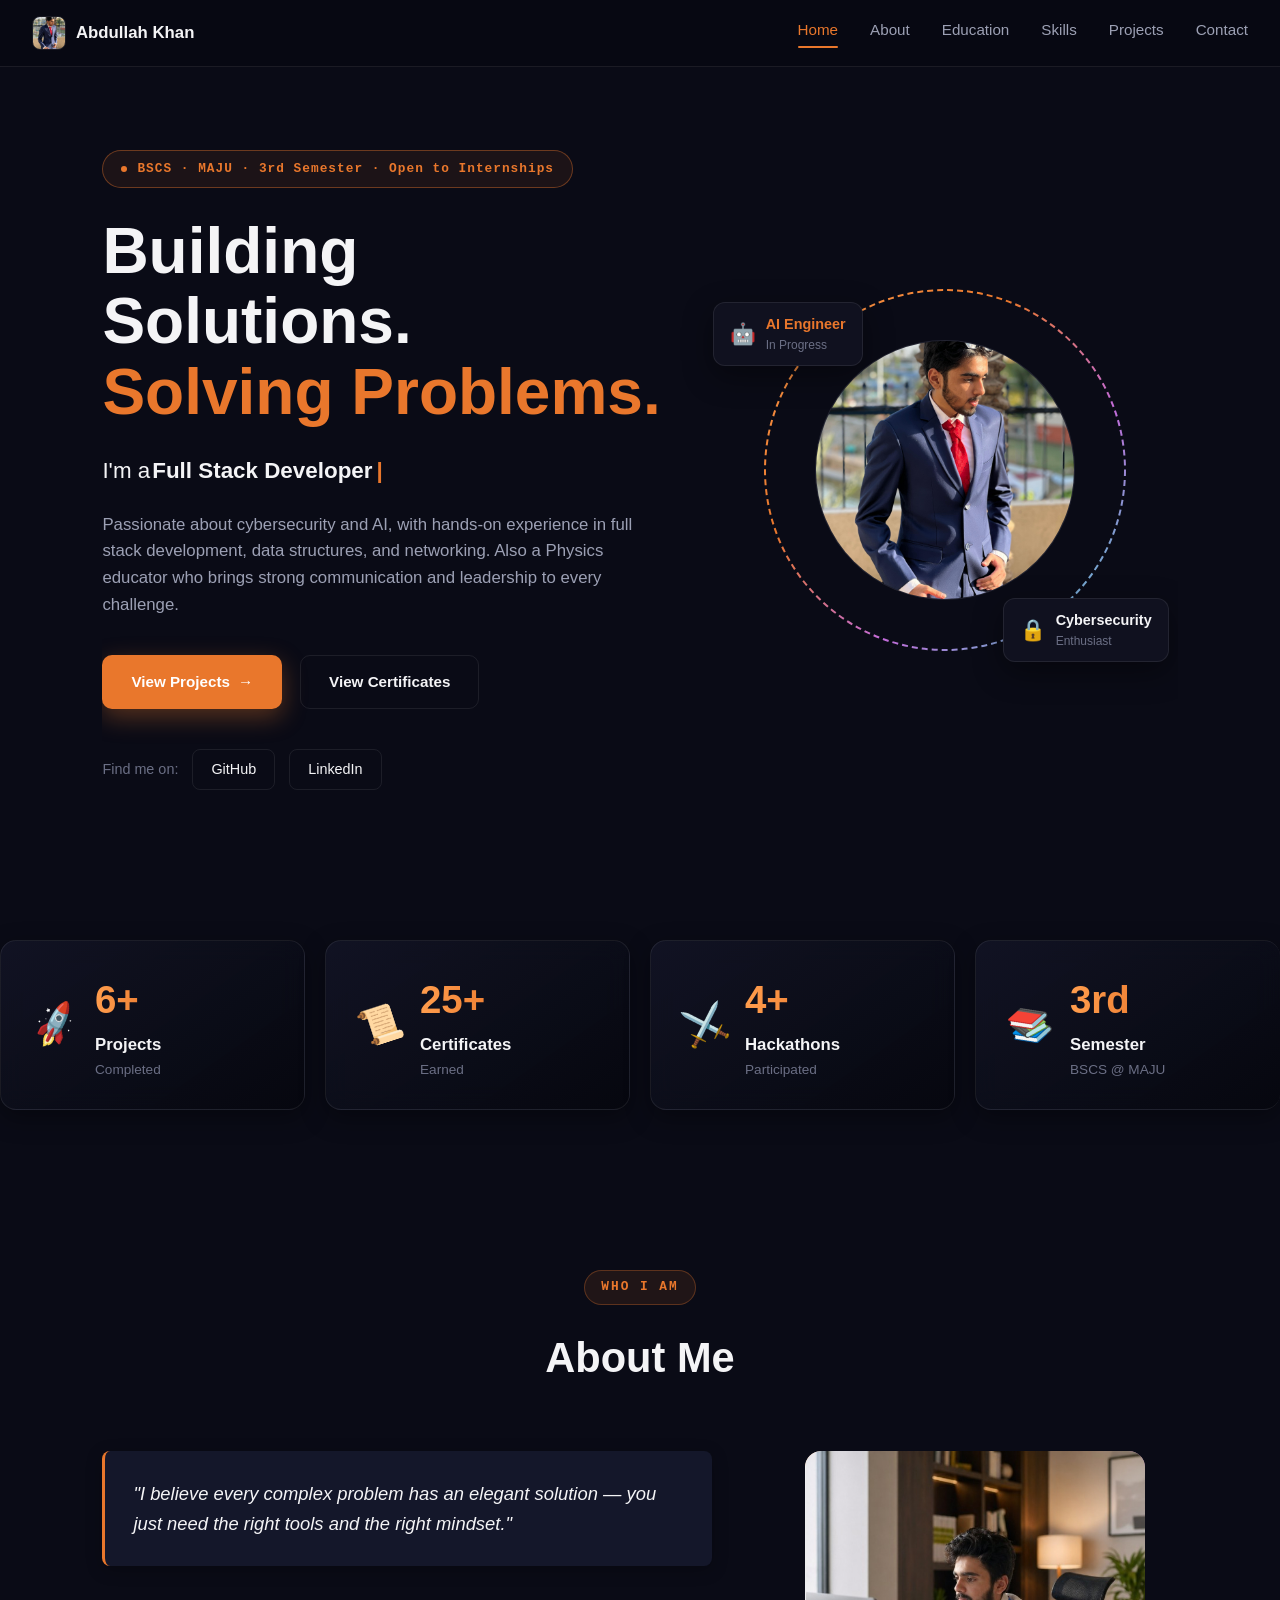
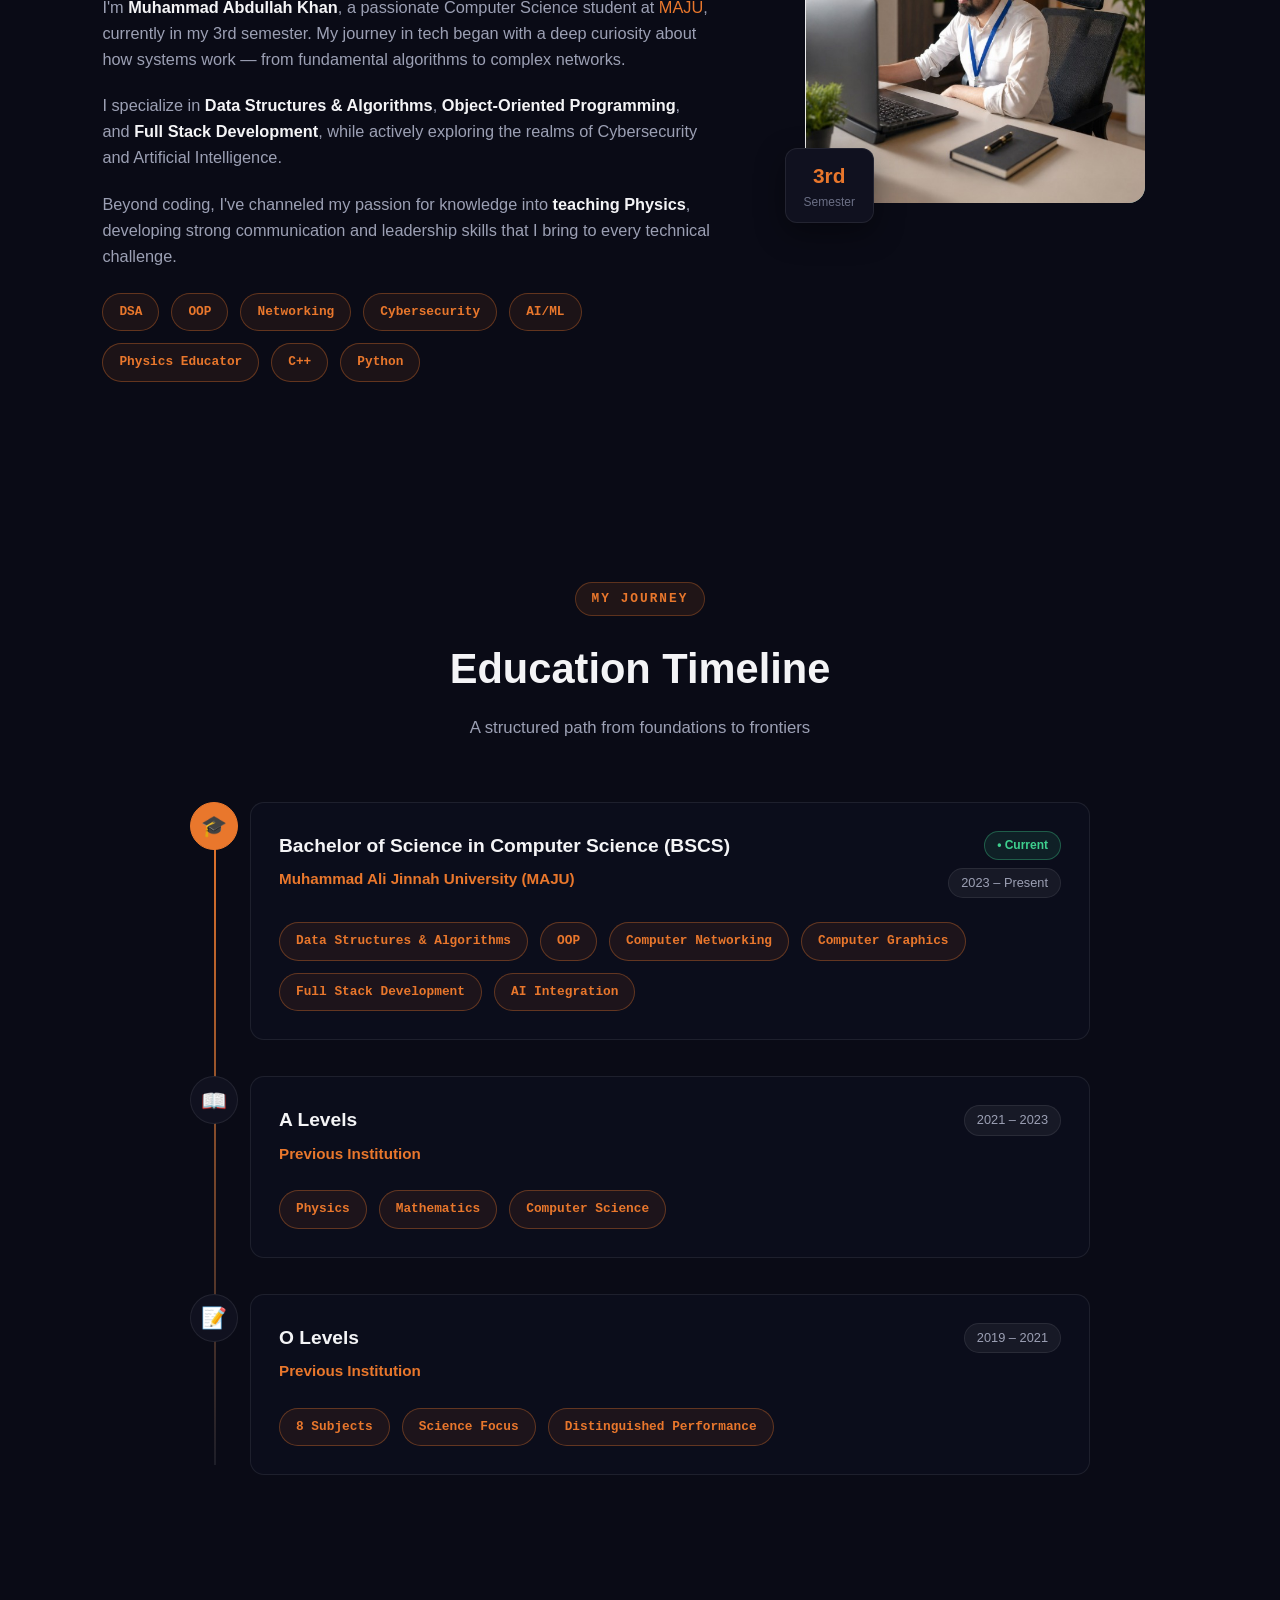
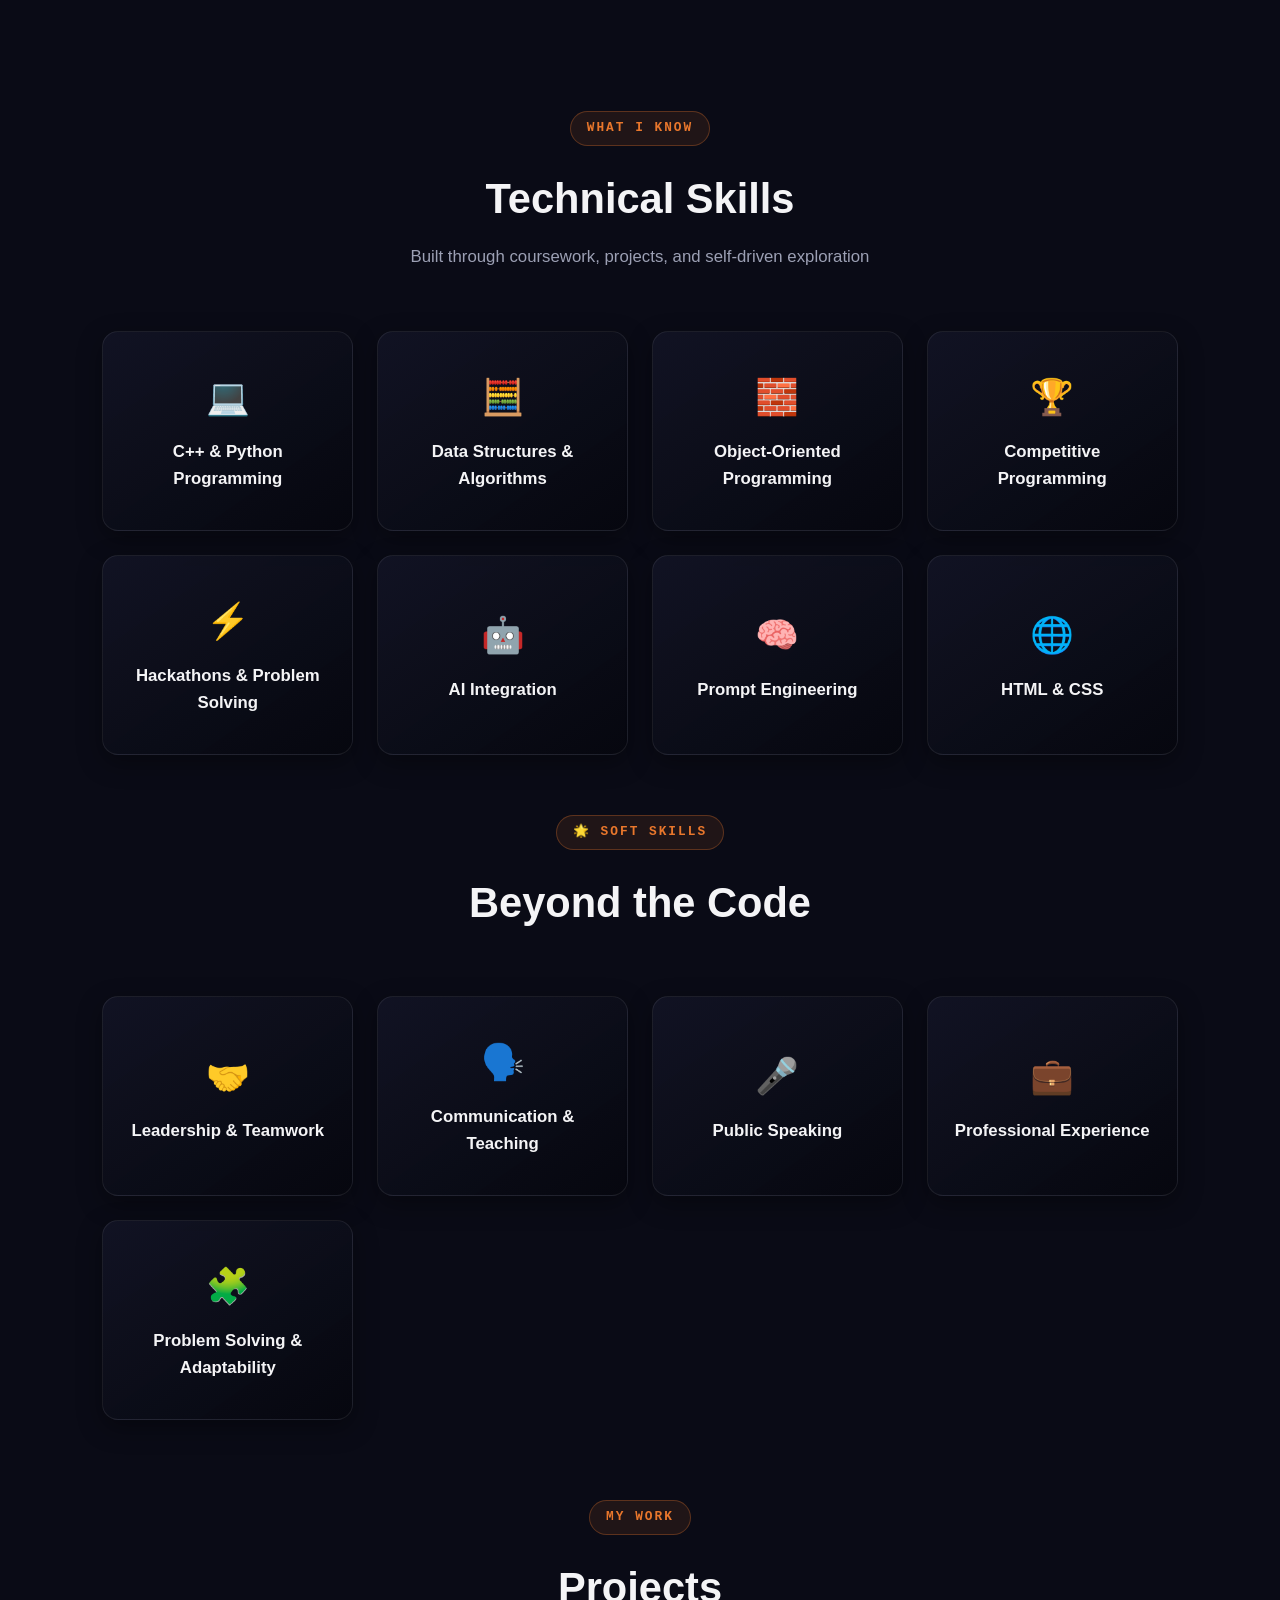
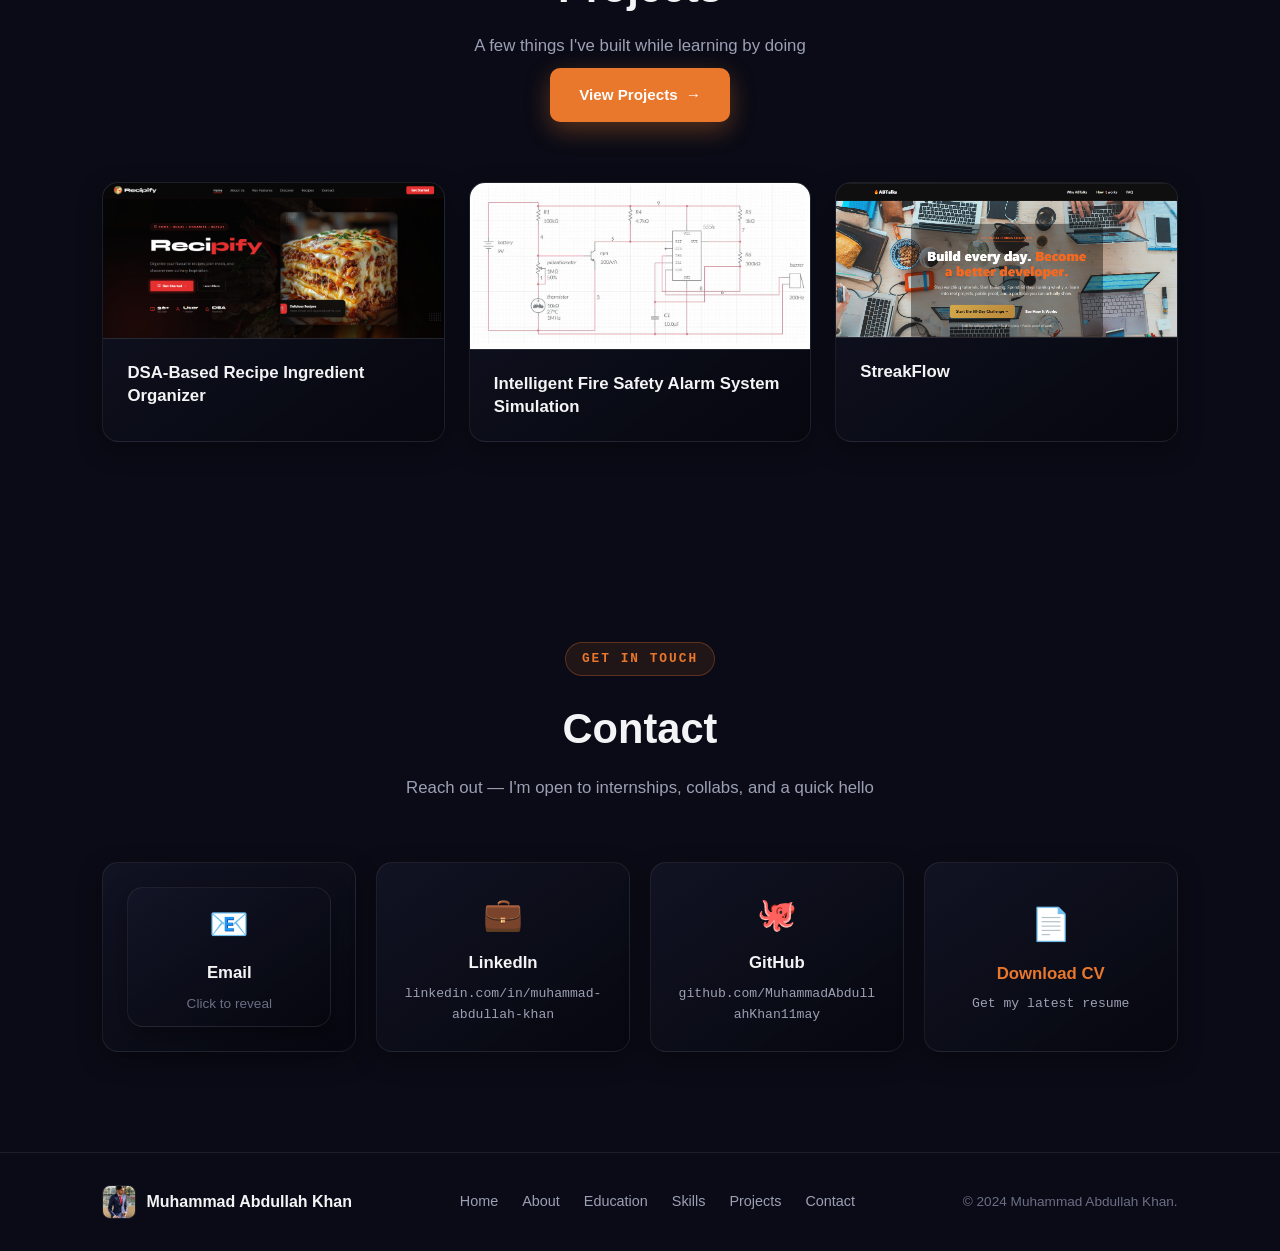
<file: index.html>
<!DOCTYPE html>
<html lang="en">
<head>
<meta charset="UTF-8">
<meta name="viewport" content="width=device-width, initial-scale=1.0">
<title>Abdullah Khan — Portfolio</title>
<link rel="stylesheet" href="homepage.css">
</head>
<body>

  <!-- NAVBAR (fixed / locked) -->
  <header class="navbar" id="navbar">
    <div class="nav-inner">
      <a href="#home" class="brand" data-target="home">
  <img src="profile.jpeg" alt="Abdullah Khan" class="brand-avatar">
  <span class="brand-name">Abdullah Khan</span>
</a>
      <button class="nav-toggle" id="nav-toggle" aria-label="Toggle menu">
        <span></span><span></span><span></span>
      </button>
      <nav class="nav-links" id="nav-links">
        <a href="#home" class="nav-link active" data-target="home">Home</a>
        <a href="#about" class="nav-link" data-target="about">About</a>
        <a href="#education" class="nav-link" data-target="education">Education</a>
        <a href="#skills" class="nav-link" data-target="skills">Skills</a>
        <a href="projects.html" class="nav-link">Projects</a>
        <a href="#contact" class="nav-link" data-target="contact">Contact</a>
      </nav>
    </div>
  </header>

  <!-- HOME / HERO -->
  <section id="home" class="section hero">
    <div class="hero-grid">
      <div class="hero-copy">
        <div class="badge-pill">
          <span class="dot"></span>
          BSCS &middot; MAJU &middot; 3rd Semester &middot; Open to Internships
        </div>

        <h1 class="hero-title">
          Building Solutions.<br>
          <span class="accent">Solving Problems.</span>
        </h1>

        <p class="hero-subtitle">I'm a <strong><span id="typed-role"></span></strong><span class="typing-cursor">|</span></p>

        <p class="hero-desc">
          Passionate about cybersecurity and AI, with hands-on experience in
          full stack development, data structures, and networking. Also a
          Physics educator who brings strong communication and leadership
          to every challenge.
        </p>

        <div class="hero-actions">
         <a href="projects.html" class="btn btn-primary">View Projects <span class="arrow">&rarr;</span></a>
          <a href="certificates.html" class="btn btn-outline">View Certificates</a>
        </div>

        <div class="find-me">
  <span class="find-me-label">Find me on:</span>
  <a href="#contact" class="social-btn" data-target="contact">GitHub</a>
  <a href="#contact" class="social-btn" data-target="contact">LinkedIn</a>
</div>
      </div>

      <div class="hero-visual">
        <div class="ring-wrap">
          <svg class="ring-svg" viewBox="0 0 400 400">
            <defs>
              <linearGradient id="ringGradient" x1="0%" y1="0%" x2="100%" y2="100%">
                <stop offset="0%" stop-color="#ff9d4d"/>
                <stop offset="35%" stop-color="#e9772c"/>
                <stop offset="65%" stop-color="#c26bd9"/>
                <stop offset="100%" stop-color="#3fd0c9"/>
              </linearGradient>
            </defs>
            <circle cx="200" cy="200" r="180" fill="none" stroke="url(#ringGradient)" stroke-width="2" stroke-dasharray="6 4" />
          </svg>

          <div class="avatar-circle">
  <img src="profile.jpeg" alt="Abdullah Khan" class="avatar-photo">
</div>

          <div class="float-badge float-badge-ai">
            <span class="float-icon">🤖</span>
            <div>
              <div class="float-title">AI Engineer</div>
              <div class="float-sub">In Progress</div>
            </div>
          </div>

          <div class="float-badge float-badge-cyber">
            <span class="float-icon lock">🔒</span>
            <div>
              <div class="float-title">Cybersecurity</div>
              <div class="float-sub">Enthusiast</div>
            </div>
          </div>
        </div>
      </div>
    </div>

    
  </section>

  <!-- STATS STRIP -->
  <section id="stats" class="section stats">
    <div class="stats-grid">
      <div class="stat-card">
  <div class="stat-icon">🚀</div>
  <div class="stat-text">
    <div class="stat-number">6+</div>
    <div class="stat-label">Projects</div>
    <div class="stat-sub">Completed</div>
  </div>
</div>

      <div class="stat-card">
  <div class="stat-icon">📜</div>
  <div class="stat-text">
    <div class="stat-number">25+</div>
    <div class="stat-label">Certificates</div>
    <div class="stat-sub">Earned</div>
  </div>
</div>
<div class="stat-card">
  <div class="stat-icon">⚔️</div>
  <div class="stat-text">
    <div class="stat-number">4+</div>
    <div class="stat-label">Hackathons</div>
    <div class="stat-sub">Participated</div>
  </div>
</div>
<div class="stat-card">
  <div class="stat-icon">📚</div>
  <div class="stat-text">
    <div class="stat-number">3rd</div>
    <div class="stat-label">Semester</div>
    <div class="stat-sub">BSCS @ MAJU</div>
  </div>
</div>
      
  </section>

  <!-- ABOUT -->
  <section id="about" class="section about">
    <div class="section-heading">
      <div class="eyebrow">WHO I AM</div>
      <h2>About Me</h2>
    </div>

    <div class="about-grid">
      <div class="about-copy">
        <blockquote class="about-quote">
          "I believe every complex problem has an elegant solution — you just need the right tools and the right mindset."
        </blockquote>

        <p>
          I'm <strong>Muhammad Abdullah Khan</strong>, a passionate Computer
          Science student at <span class="accent">MAJU</span>, currently in
          my 3rd semester. My journey in tech began with a deep curiosity
          about how systems work — from fundamental algorithms to complex
          networks.
        </p>

        <p>
          I specialize in <strong>Data Structures &amp; Algorithms</strong>,
          <strong>Object-Oriented Programming</strong>, and
          <strong>Full Stack Development</strong>, while actively exploring
          the realms of Cybersecurity and Artificial Intelligence.
        </p>

        <p>
          Beyond coding, I've channeled my passion for knowledge into
          <strong>teaching Physics</strong>, developing strong communication
          and leadership skills that I bring to every technical challenge.
        </p>

        <div class="tag-row">
          <span class="tag">DSA</span>
          <span class="tag">OOP</span>
          <span class="tag">Networking</span>
          <span class="tag">Cybersecurity</span>
          <span class="tag">AI/ML</span>
          <span class="tag">Physics Educator</span>
          <span class="tag">C++</span>
          <span class="tag">Python</span>
        </div>
      </div>

      <div class="about-visual">
        <div class="frame-box">
  <div class="frame-photo-wrap">
    <img src="about_me.jpeg" alt="Abdullah Khan" class="frame-photo">
  </div>
  <div class="corner-badge semester-badge">
    <div class="float-title">3rd</div>
    <div class="float-sub">Semester</div>
  </div>
</div>
      </div>
    </div>
  </section>

  <!-- EDUCATION -->
  <section id="education" class="section education">
    <div class="section-heading">
      <div class="eyebrow">MY JOURNEY</div>
      <h2>Education Timeline</h2>
      <p class="section-subtitle">A structured path from foundations to frontiers</p>
    </div>

    <div class="timeline">
      <div class="timeline-line"></div>

      <div class="timeline-item">
        <div class="timeline-icon current">🎓</div>
        <div class="timeline-card">
          <div class="card-top">
            <div>
              <h3>Bachelor of Science in Computer Science (BSCS)</h3>
              <div class="card-institution">Muhammad Ali Jinnah University (MAJU)</div>
            </div>
            <div class="card-badges">
              <span class="status-badge current">&bull; Current</span>
              <span class="date-badge">2023 &ndash; Present</span>
            </div>
          </div>
          <div class="tag-row">
            <span class="tag">Data Structures &amp; Algorithms</span>
            <span class="tag">OOP</span>
            <span class="tag">Computer Networking</span>
            <span class="tag">Computer Graphics</span>
            <span class="tag">Full Stack Development</span>
            <span class="tag">AI Integration</span>
          </div>
        </div>
      </div>

      <div class="timeline-item">
        <div class="timeline-icon">📖</div>
        <div class="timeline-card">
          <div class="card-top">
            <div>
              <h3>A Levels</h3>
              <div class="card-institution">Previous Institution</div>
            </div>
            <div class="card-badges">
              <span class="date-badge">2021 &ndash; 2023</span>
            </div>
          </div>
          <div class="tag-row">
            <span class="tag">Physics</span>
            <span class="tag">Mathematics</span>
            <span class="tag">Computer Science</span>
          </div>
        </div>
      </div>

      <div class="timeline-item">
        <div class="timeline-icon">📝</div>
        <div class="timeline-card">
          <div class="card-top">
            <div>
              <h3>O Levels</h3>
              <div class="card-institution">Previous Institution</div>
            </div>
            <div class="card-badges">
              <span class="date-badge">2019 &ndash; 2021</span>
            </div>
          </div>
          <div class="tag-row">
            <span class="tag">8 Subjects</span>
            <span class="tag">Science Focus</span>
            <span class="tag">Distinguished Performance</span>
          </div>
        </div>
      </div>
    </div>
  </section>

  <!-- SKILLS (placeholder section so the nav link has a target) -->
  <!-- SKILLS -->
<section id="skills" class="section skills">
  <div class="section-heading">
    <div class="eyebrow">WHAT I KNOW</div>
    <h2>Technical Skills</h2>
    <p class="section-subtitle">Built through coursework, projects, and self-driven exploration</p>
  </div>

  <div class="skills-grid">
    <div class="skill-card" tabindex="0">
      <div class="skill-card-inner">
        <div class="skill-card-front">
          <div class="skill-icon">💻</div>
          <h3>C++ &amp; Python Programming</h3>
        </div>
        <div class="skill-card-back">
          <p>Proficient in both C++ and Python, with hands-on experience building logic-driven applications and solving computational problems. I use C++ for performance-critical tasks and Python for rapid development, automation, and AI-related implementations.</p>
        </div>
      </div>
    </div>

    <div class="skill-card" tabindex="0">
      <div class="skill-card-inner">
        <div class="skill-card-front">
          <div class="skill-icon">🧮</div>
          <h3>Data Structures &amp; Algorithms</h3>
        </div>
        <div class="skill-card-back">
          <p>Strong understanding of core data structures including arrays, linked lists, stacks, queues, trees, and hash maps. Skilled in applying these concepts to write efficient, optimized solutions and continuously improving problem-solving ability through practice.</p>
        </div>
      </div>
    </div>

    <div class="skill-card" tabindex="0">
      <div class="skill-card-inner">
        <div class="skill-card-front">
          <div class="skill-icon">🧱</div>
          <h3>Object-Oriented Programming</h3>
        </div>
        <div class="skill-card-back">
          <p>Experienced in applying OOP principles such as encapsulation, inheritance, polymorphism, and abstraction to design clean, modular, and maintainable systems across multiple projects.</p>
        </div>
      </div>
    </div>

    <div class="skill-card" tabindex="0">
      <div class="skill-card-inner">
        <div class="skill-card-front">
          <div class="skill-icon">🏆</div>
          <h3>Competitive Programming</h3>
        </div>
        <div class="skill-card-back">
          <p>Actively practice competitive programming to enhance logical thinking, time complexity analysis, and problem-solving under constraints, focusing on writing efficient and optimized code.</p>
        </div>
      </div>
    </div>

    <div class="skill-card" tabindex="0">
      <div class="skill-card-inner">
        <div class="skill-card-front">
          <div class="skill-icon">⚡</div>
          <h3>Hackathons &amp; Problem Solving</h3>
        </div>
        <div class="skill-card-back">
          <p>Participated in fast-paced hackathons, developing solutions under strict deadlines while collaborating with teams, brainstorming ideas, and delivering functional prototypes.</p>
        </div>
      </div>
    </div>

    <div class="skill-card" tabindex="0">
      <div class="skill-card-inner">
        <div class="skill-card-front">
          <div class="skill-icon">🤖</div>
          <h3>AI Integration</h3>
        </div>
        <div class="skill-card-back">
          <p>Exploring practical implementation of AI by integrating APIs and intelligent systems into applications to automate workflows and enhance user experiences.</p>
        </div>
      </div>
    </div>

    <div class="skill-card" tabindex="0">
      <div class="skill-card-inner">
        <div class="skill-card-front">
          <div class="skill-icon">🧠</div>
          <h3>Prompt Engineering</h3>
        </div>
        <div class="skill-card-back">
          <p>Skilled in crafting precise prompts to effectively utilize AI tools for coding, debugging, and problem-solving, improving productivity while maintaining strong control over logic and architecture.</p>
        </div>
      </div>
    </div>

    <div class="skill-card" tabindex="0">
      <div class="skill-card-inner">
        <div class="skill-card-front">
          <div class="skill-icon">🌐</div>
          <h3>HTML &amp; CSS</h3>
        </div>
        <div class="skill-card-back">
          <p>Capable of building responsive and visually structured web interfaces using HTML and CSS, including layouts, animations, and interactive components.</p>
        </div>
      </div>
    </div>
  </div>

  <div class="section-heading soft-skills-heading">
    <div class="eyebrow">🌟 SOFT SKILLS</div>
    <h2>Beyond the Code</h2>
  </div>

  <div class="skills-grid">
    <div class="skill-card" tabindex="0">
      <div class="skill-card-inner">
        <div class="skill-card-front">
          <div class="skill-icon">🤝</div>
          <h3>Leadership &amp; Teamwork</h3>
        </div>
        <div class="skill-card-back">
          <p>Experienced in leading teams and managing group activities, ensuring effective collaboration, resolving conflicts, and maintaining a productive and supportive environment.</p>
        </div>
      </div>
    </div>

    <div class="skill-card" tabindex="0">
      <div class="skill-card-inner">
        <div class="skill-card-front">
          <div class="skill-icon">🗣️</div>
          <h3>Communication &amp; Teaching</h3>
        </div>
        <div class="skill-card-back">
          <p>Strong communication skills developed through teaching, simplifying complex concepts, and engaging audiences through structured explanations and interactive learning.</p>
        </div>
      </div>
    </div>

    <div class="skill-card" tabindex="0">
      <div class="skill-card-inner">
        <div class="skill-card-front">
          <div class="skill-icon">🎤</div>
          <h3>Public Speaking</h3>
        </div>
        <div class="skill-card-back">
          <p>Confident speaker with experience addressing large audiences, conducting sessions, and adapting communication style based on the audience.</p>
        </div>
      </div>
    </div>

    <div class="skill-card" tabindex="0">
      <div class="skill-card-inner">
        <div class="skill-card-front">
          <div class="skill-icon">💼</div>
          <h3>Professional Experience</h3>
        </div>
        <div class="skill-card-back">
          <p>Exposure to real-world environments through internships, developing discipline, responsibility, and the ability to work under pressure.</p>
        </div>
      </div>
    </div>

    <div class="skill-card" tabindex="0">
      <div class="skill-card-inner">
        <div class="skill-card-front">
          <div class="skill-icon">🧩</div>
          <h3>Problem Solving &amp; Adaptability</h3>
        </div>
        <div class="skill-card-back">
          <p>Ability to approach challenges with structured thinking, adapt to changing situations, and make effective decisions while maintaining focus and consistency.</p>
        </div>
      </div>
    </div>
  </div>
</section>

  <!-- PROJECTS (placeholder section so the nav link has a target) -->
  <!-- PROJECTS -->
<section id="projects" class="section projects">
  <div class="section-heading">
    <div class="eyebrow">MY WORK</div>
    <h2>Projects</h2>
    <p class="section-subtitle">A few things I've built while learning by doing</p>
    <a href="projects.html" class="btn btn-primary projects-cta">
      View Projects <span class="arrow">&rarr;</span>
    </a>
  </div>

  <div class="projects-grid" id="projects-grid">

    <div class="project-card">
  <div class="project-image-placeholder project-image-recipify">
    <img src="recipify.png" alt="Recipify project screenshot" class="project-photo">
  </div>
  <div class="project-card-body">
    <h3>DSA-Based Recipe Ingredient Organizer</h3>
  </div>
</div>

<div class="project-card">
  <div class="project-image-placeholder project-image-simulation">
    <img src="simulation.jpg" alt="Fire safety alarm circuit simulation" class="project-photo">
  </div>
  <div class="project-card-body">
    <h3>Intelligent Fire Safety Alarm System Simulation</h3>
  </div>
</div>

<div class="project-card">
  <div class="project-image-placeholder project-image-streakflow">
    <img src="streakflow.png" alt="StreakFlow project screenshot" class="project-photo">
  </div>
  <div class="project-card-body">
    <h3>StreakFlow</h3>
  </div>
</div>

  </div>
</section>

  <!-- CONTACT (placeholder section so the nav link has a target) -->
  <!-- CONTACT -->
<section id="contact" class="section contact">
  <div class="section-heading">
    <div class="eyebrow">GET IN TOUCH</div>
    <h2>Contact</h2>
    <p class="section-subtitle">Reach out — I'm open to internships, collabs, and a quick hello</p>
  </div>

  <div class="contact-grid">

    <!-- EMAIL: flips to reveal address -->
    <div class="contact-card flip-card" id="email-card" tabindex="0">
      <div class="contact-card-inner">
        <div class="contact-card-front">
          <div class="contact-icon">📧</div>
          <h3>Email</h3>
          <p class="contact-hint">Click to reveal</p>
        </div>
        <div class="contact-card-back">
          <div class="contact-icon">📧</div>
          <h3>Email</h3>
          <a href="mailto:abdullahkhan11may@gmail.com" class="contact-value">abdullahkhan11may@gmail.com</a>
        </div>
      </div>
    </div>

    <!-- LINKEDIN: direct link -->
    <a href="https://www.linkedin.com/in/muhammad-abdullah-khan-34b156402" target="_blank" rel="noopener noreferrer" class="contact-card contact-link-card">
      <div class="contact-icon">💼</div>
      <h3>LinkedIn</h3>
      <p class="contact-value">linkedin.com/in/muhammad-abdullah-khan</p>
    </a>

    <!-- GITHUB: direct link -->
    <a href="https://github.com/MuhammadAbdullahKhan11may" target="_blank" rel="noopener noreferrer" class="contact-card contact-link-card">
      <div class="contact-icon">🐙</div>
      <h3>GitHub</h3>
      <p class="contact-value">github.com/MuhammadAbdullahKhan11may</p>
    </a>

    <!-- CV: acts as a plain button, no flip, link added later -->
    <a href="CV.png" download rel="noopener noreferrer" class="contact-card contact-link-card contact-cv-card">
      <div class="contact-icon">📄</div>
      <h3 class="accent">Download CV</h3>
      <p class="contact-value">Get my latest resume</p>
    </a>

  </div>
</section>

 <!-- FOOTER -->
<footer class="site-footer">
  <div class="footer-inner">
    <a href="#home" class="footer-brand" data-target="home">
  <img src="profile.jpeg" alt="Muhammad Abdullah Khan" class="brand-avatar">
  <span class="brand-name">Muhammad Abdullah Khan</span>
</a>

    <nav class="footer-links">
      <a href="#home" data-target="home">Home</a>
      <a href="#about" data-target="about">About</a>
      <a href="#education" data-target="education">Education</a>
      <a href="#skills" data-target="skills">Skills</a>
      <a href="projects.html">Projects</a>
      <a href="#contact" data-target="contact">Contact</a>
    </nav>

    <div class="footer-copy">&copy; 2024 Muhammad Abdullah Khan. </div>
  </div>
</footer>
  
  

  <script src="script.js"></script>
</body>
</html>
</file>
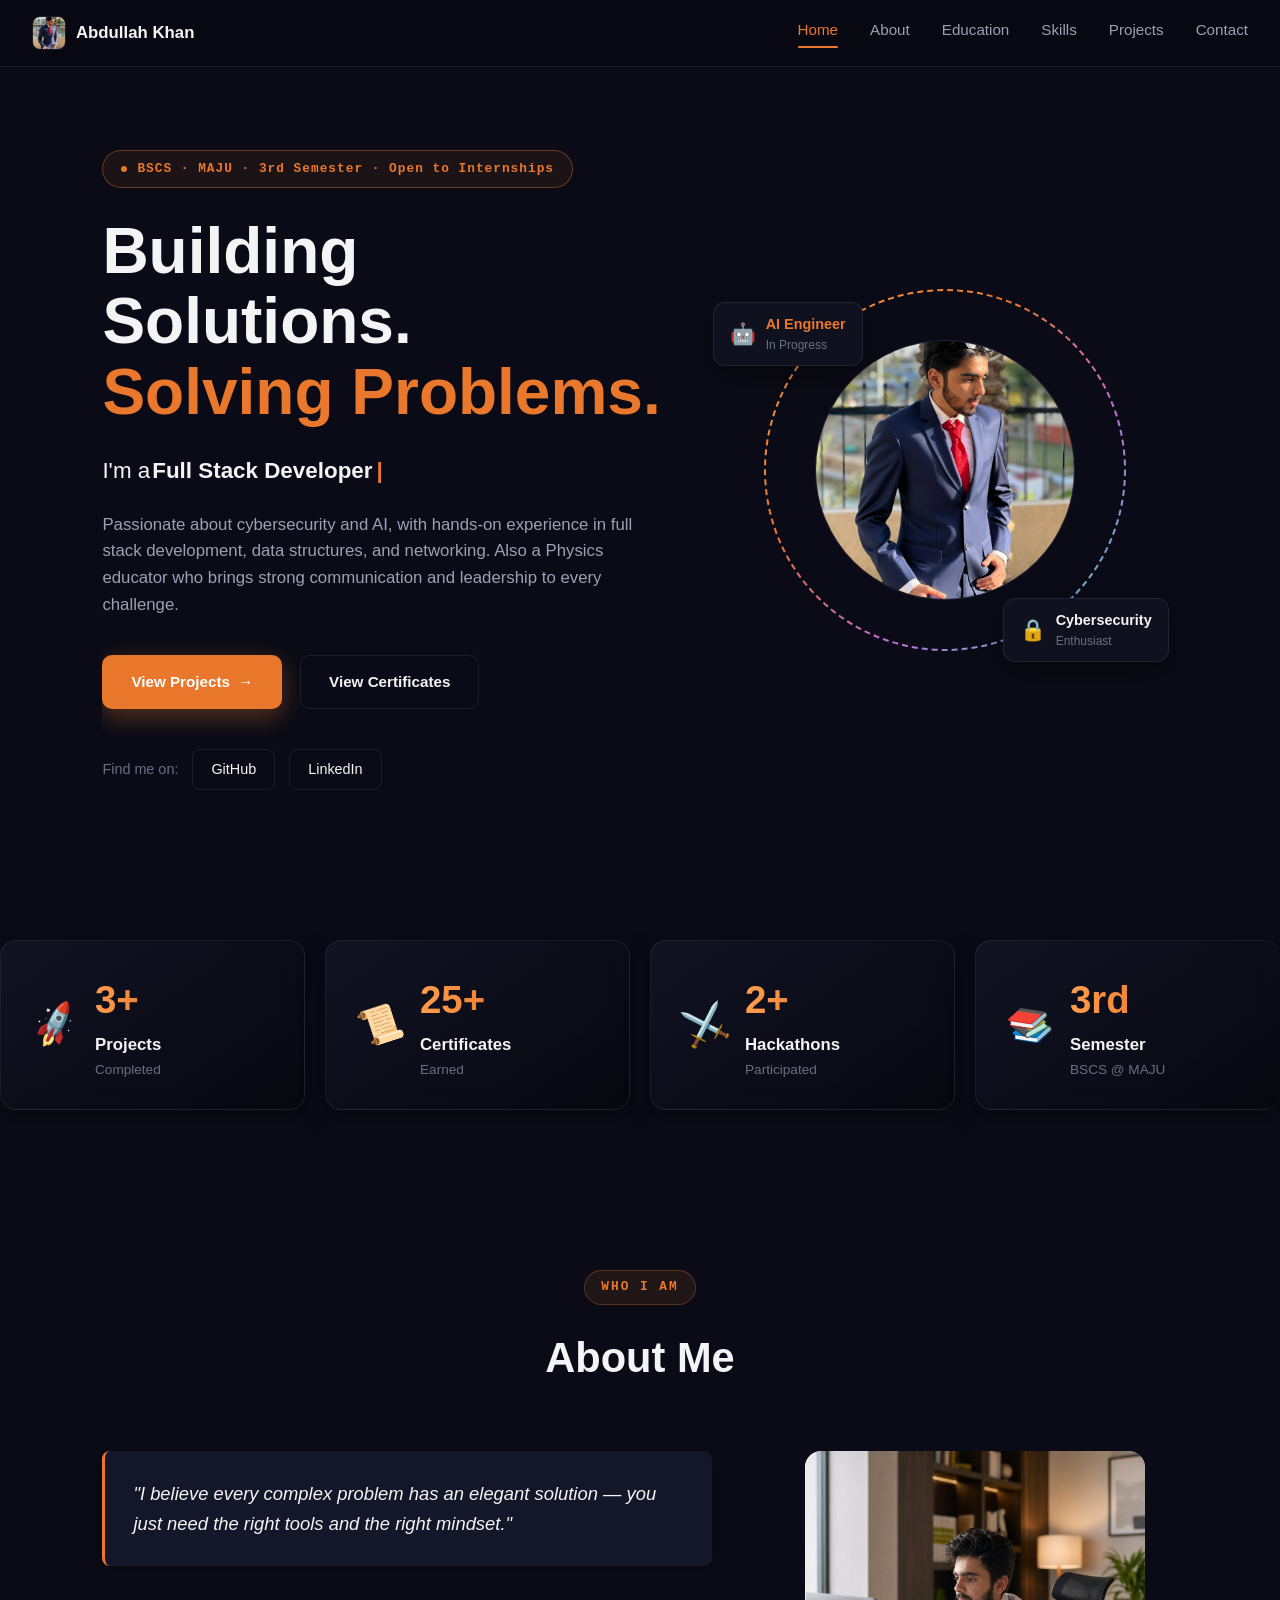
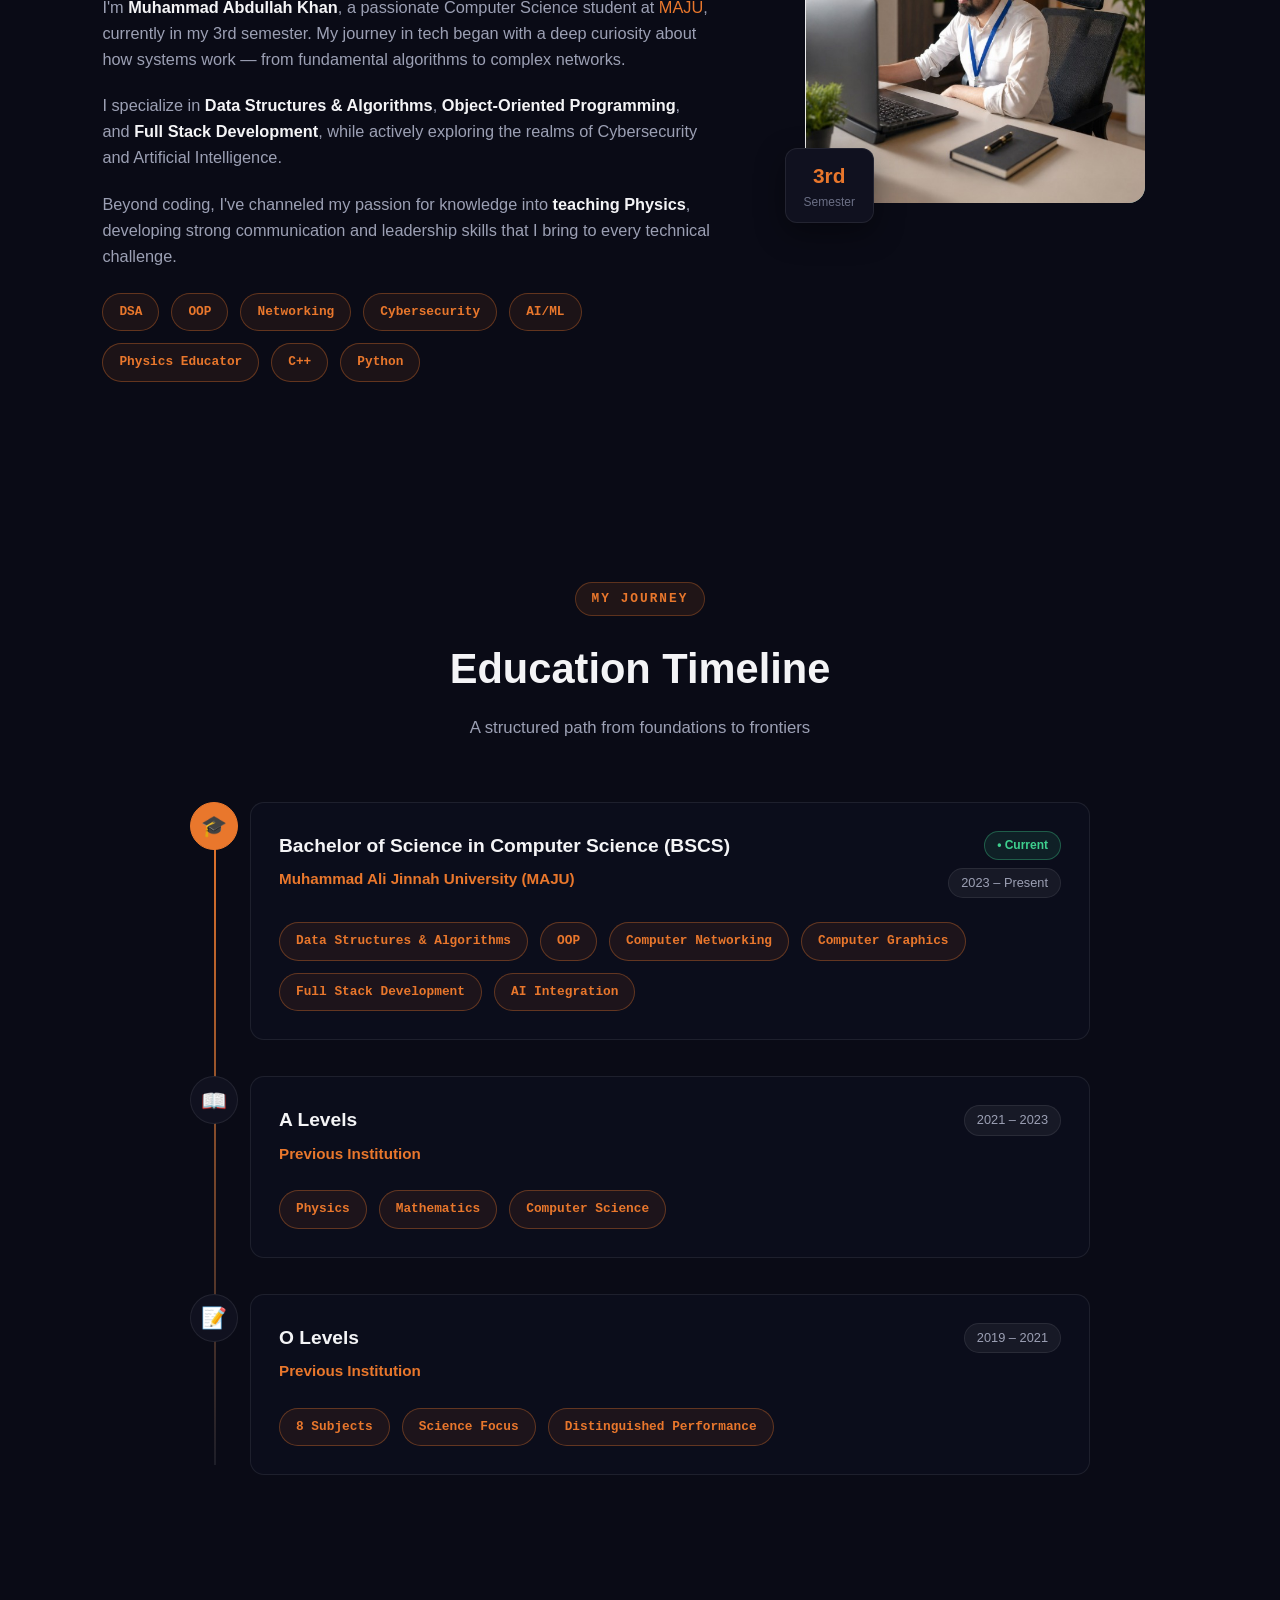
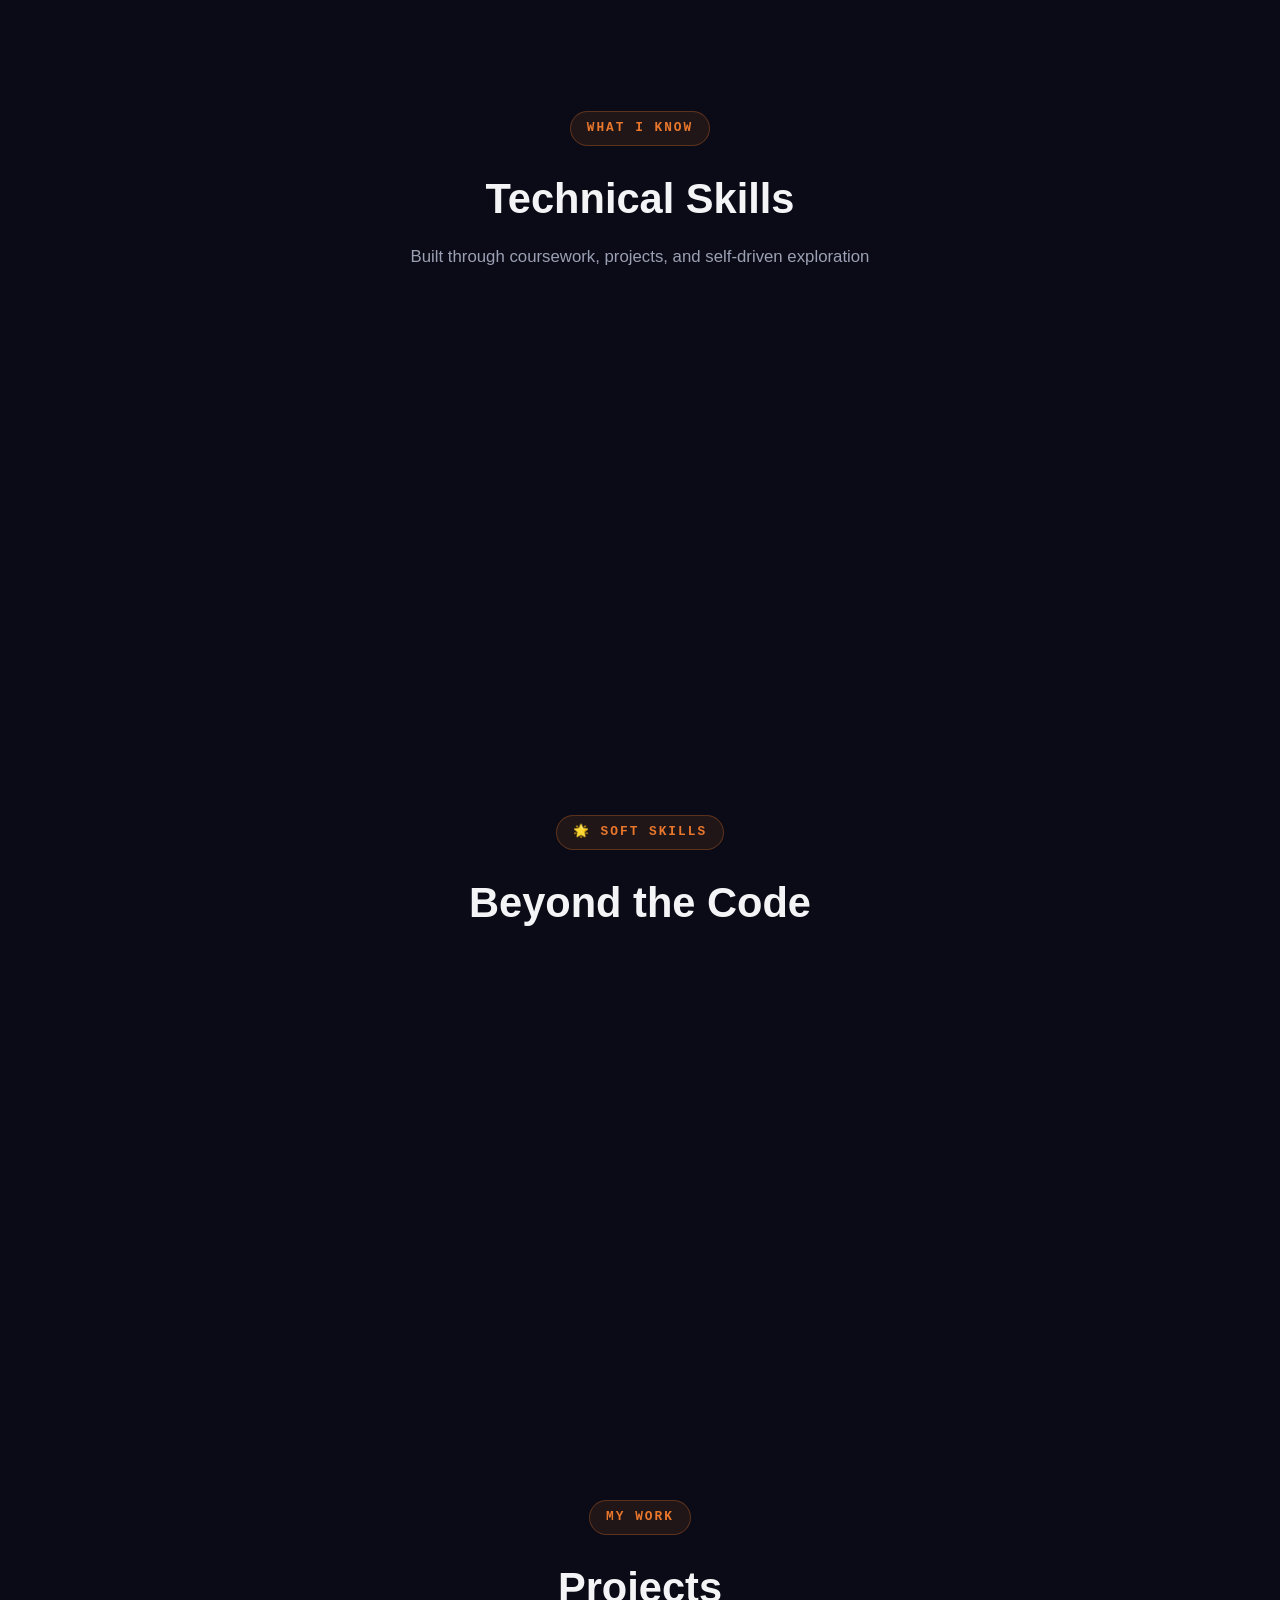
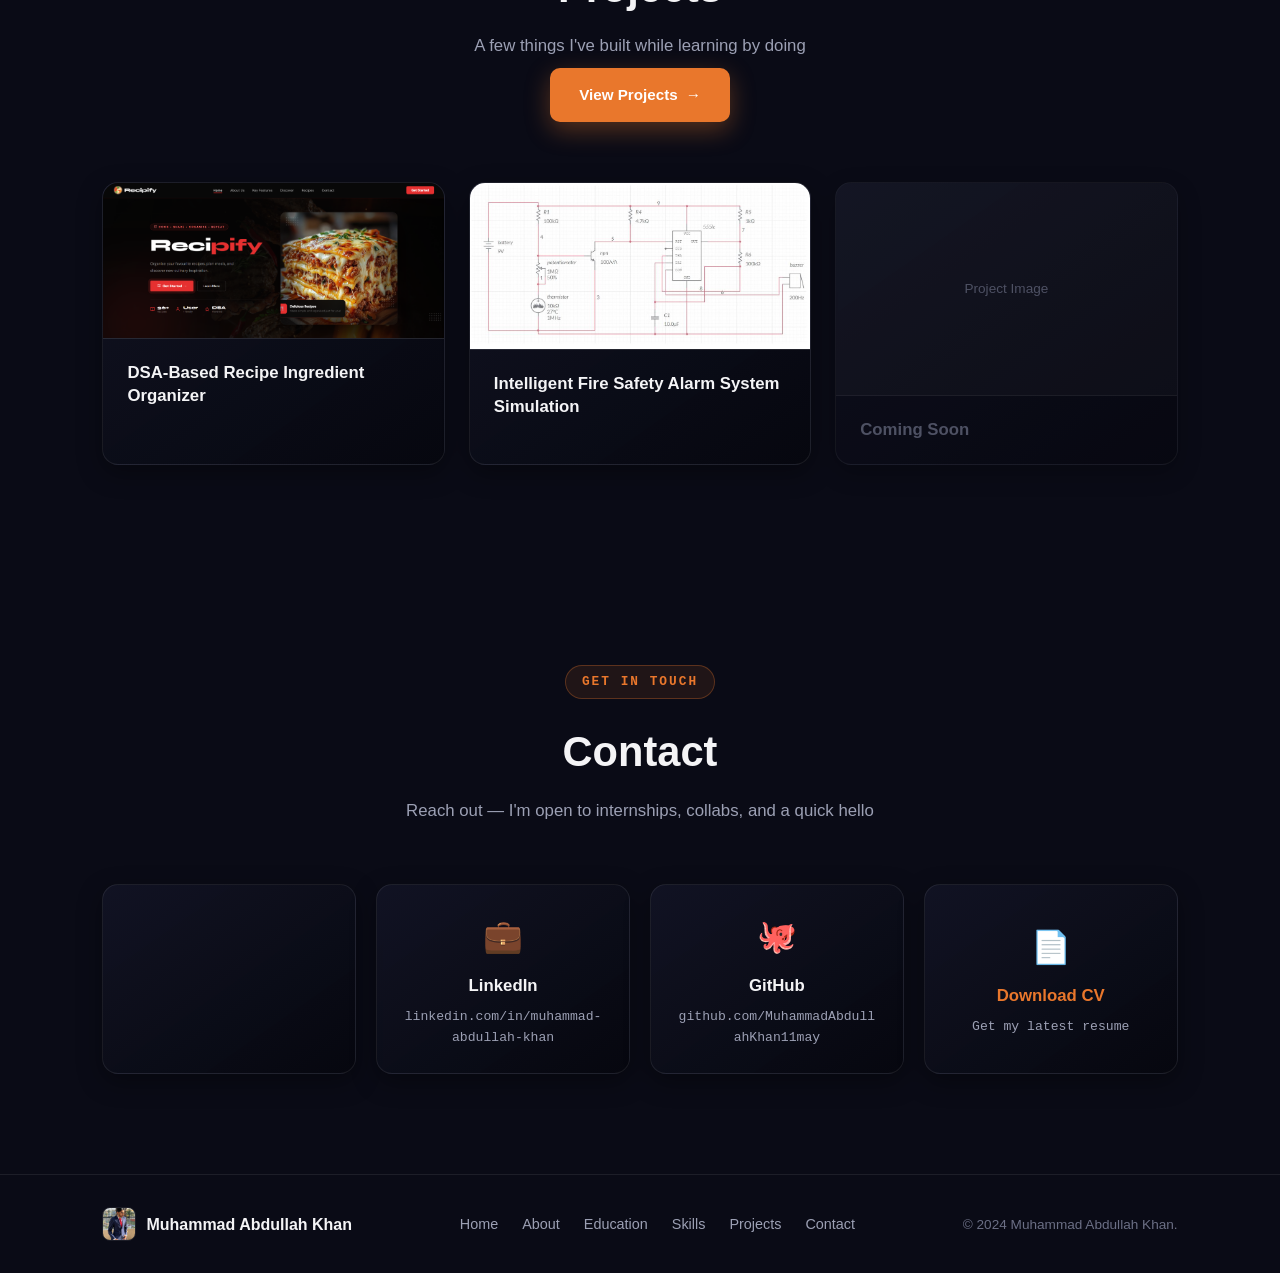
<file: homepage.html>
<!DOCTYPE html>
<html lang="en">
<head>
<meta charset="UTF-8">
<meta name="viewport" content="width=device-width, initial-scale=1.0">
<title>Abdullah Khan — Portfolio</title>
<link rel="stylesheet" href="homepage.css">
</head>
<body>

  <!-- NAVBAR (fixed / locked) -->
  <header class="navbar" id="navbar">
    <div class="nav-inner">
      <a href="#home" class="brand" data-target="home">
  <img src="profile.jpeg" alt="Abdullah Khan" class="brand-avatar">
  <span class="brand-name">Abdullah Khan</span>
</a>
      <nav class="nav-links">
        <a href="#home" class="nav-link active" data-target="home">Home</a>
        <a href="#about" class="nav-link" data-target="about">About</a>
        <a href="#education" class="nav-link" data-target="education">Education</a>
        <a href="#skills" class="nav-link" data-target="skills">Skills</a>
        <a href="projects.html" class="nav-link">Projects</a>
        <a href="#contact" class="nav-link" data-target="contact">Contact</a>
      </nav>
    </div>
  </header>

  <!-- HOME / HERO -->
  <section id="home" class="section hero">
    <div class="hero-grid">
      <div class="hero-copy">
        <div class="badge-pill">
          <span class="dot"></span>
          BSCS &middot; MAJU &middot; 3rd Semester &middot; Open to Internships
        </div>

        <h1 class="hero-title">
          Building Solutions.<br>
          <span class="accent">Solving Problems.</span>
        </h1>

        <p class="hero-subtitle">I'm a <strong><span id="typed-role"></span></strong><span class="typing-cursor">|</span></p>

        <p class="hero-desc">
          Passionate about cybersecurity and AI, with hands-on experience in
          full stack development, data structures, and networking. Also a
          Physics educator who brings strong communication and leadership
          to every challenge.
        </p>

        <div class="hero-actions">
         <a href="projects.html" class="btn btn-primary">View Projects <span class="arrow">&rarr;</span></a>
          <a href="certificates.html" class="btn btn-outline">View Certificates</a>
        </div>

        <div class="find-me">
  <span class="find-me-label">Find me on:</span>
  <a href="#contact" class="social-btn" data-target="contact">GitHub</a>
  <a href="#contact" class="social-btn" data-target="contact">LinkedIn</a>
</div>
      </div>

      <div class="hero-visual">
        <div class="ring-wrap">
          <svg class="ring-svg" viewBox="0 0 400 400">
            <defs>
              <linearGradient id="ringGradient" x1="0%" y1="0%" x2="100%" y2="100%">
                <stop offset="0%" stop-color="#ff9d4d"/>
                <stop offset="35%" stop-color="#e9772c"/>
                <stop offset="65%" stop-color="#c26bd9"/>
                <stop offset="100%" stop-color="#3fd0c9"/>
              </linearGradient>
            </defs>
            <circle cx="200" cy="200" r="180" fill="none" stroke="url(#ringGradient)" stroke-width="2" stroke-dasharray="6 4" />
          </svg>

          <div class="avatar-circle">
  <img src="profile.jpeg" alt="Abdullah Khan" class="avatar-photo">
</div>

          <div class="float-badge float-badge-ai">
            <span class="float-icon">🤖</span>
            <div>
              <div class="float-title">AI Engineer</div>
              <div class="float-sub">In Progress</div>
            </div>
          </div>

          <div class="float-badge float-badge-cyber">
            <span class="float-icon lock">🔒</span>
            <div>
              <div class="float-title">Cybersecurity</div>
              <div class="float-sub">Enthusiast</div>
            </div>
          </div>
        </div>
      </div>
    </div>

    
  </section>

  <!-- STATS STRIP -->
  <section id="stats" class="section stats">
    <div class="stats-grid">
      <div class="stat-card">
  <div class="stat-icon">🚀</div>
  <div class="stat-text">
    <div class="stat-number">3+</div>
    <div class="stat-label">Projects</div>
    <div class="stat-sub">Completed</div>
  </div>
</div>

      <div class="stat-card">
  <div class="stat-icon">📜</div>
  <div class="stat-text">
    <div class="stat-number">25+</div>
    <div class="stat-label">Certificates</div>
    <div class="stat-sub">Earned</div>
  </div>
</div>
<div class="stat-card">
  <div class="stat-icon">⚔️</div>
  <div class="stat-text">
    <div class="stat-number">2+</div>
    <div class="stat-label">Hackathons</div>
    <div class="stat-sub">Participated</div>
  </div>
</div>
<div class="stat-card">
  <div class="stat-icon">📚</div>
  <div class="stat-text">
    <div class="stat-number">3rd</div>
    <div class="stat-label">Semester</div>
    <div class="stat-sub">BSCS @ MAJU</div>
  </div>
</div>
      
  </section>

  <!-- ABOUT -->
  <section id="about" class="section about">
    <div class="section-heading">
      <div class="eyebrow">WHO I AM</div>
      <h2>About Me</h2>
    </div>

    <div class="about-grid">
      <div class="about-copy">
        <blockquote class="about-quote">
          "I believe every complex problem has an elegant solution — you just need the right tools and the right mindset."
        </blockquote>

        <p>
          I'm <strong>Muhammad Abdullah Khan</strong>, a passionate Computer
          Science student at <span class="accent">MAJU</span>, currently in
          my 3rd semester. My journey in tech began with a deep curiosity
          about how systems work — from fundamental algorithms to complex
          networks.
        </p>

        <p>
          I specialize in <strong>Data Structures &amp; Algorithms</strong>,
          <strong>Object-Oriented Programming</strong>, and
          <strong>Full Stack Development</strong>, while actively exploring
          the realms of Cybersecurity and Artificial Intelligence.
        </p>

        <p>
          Beyond coding, I've channeled my passion for knowledge into
          <strong>teaching Physics</strong>, developing strong communication
          and leadership skills that I bring to every technical challenge.
        </p>

        <div class="tag-row">
          <span class="tag">DSA</span>
          <span class="tag">OOP</span>
          <span class="tag">Networking</span>
          <span class="tag">Cybersecurity</span>
          <span class="tag">AI/ML</span>
          <span class="tag">Physics Educator</span>
          <span class="tag">C++</span>
          <span class="tag">Python</span>
        </div>
      </div>

      <div class="about-visual">
        <div class="frame-box">
  <div class="frame-photo-wrap">
    <img src="about_me.jpeg" alt="Abdullah Khan" class="frame-photo">
  </div>
  <div class="corner-badge semester-badge">
    <div class="float-title">3rd</div>
    <div class="float-sub">Semester</div>
  </div>
</div>
      </div>
    </div>
  </section>

  <!-- EDUCATION -->
  <section id="education" class="section education">
    <div class="section-heading">
      <div class="eyebrow">MY JOURNEY</div>
      <h2>Education Timeline</h2>
      <p class="section-subtitle">A structured path from foundations to frontiers</p>
    </div>

    <div class="timeline">
      <div class="timeline-line"></div>

      <div class="timeline-item">
        <div class="timeline-icon current">🎓</div>
        <div class="timeline-card">
          <div class="card-top">
            <div>
              <h3>Bachelor of Science in Computer Science (BSCS)</h3>
              <div class="card-institution">Muhammad Ali Jinnah University (MAJU)</div>
            </div>
            <div class="card-badges">
              <span class="status-badge current">&bull; Current</span>
              <span class="date-badge">2023 &ndash; Present</span>
            </div>
          </div>
          <div class="tag-row">
            <span class="tag">Data Structures &amp; Algorithms</span>
            <span class="tag">OOP</span>
            <span class="tag">Computer Networking</span>
            <span class="tag">Computer Graphics</span>
            <span class="tag">Full Stack Development</span>
            <span class="tag">AI Integration</span>
          </div>
        </div>
      </div>

      <div class="timeline-item">
        <div class="timeline-icon">📖</div>
        <div class="timeline-card">
          <div class="card-top">
            <div>
              <h3>A Levels</h3>
              <div class="card-institution">Previous Institution</div>
            </div>
            <div class="card-badges">
              <span class="date-badge">2021 &ndash; 2023</span>
            </div>
          </div>
          <div class="tag-row">
            <span class="tag">Physics</span>
            <span class="tag">Mathematics</span>
            <span class="tag">Computer Science</span>
          </div>
        </div>
      </div>

      <div class="timeline-item">
        <div class="timeline-icon">📝</div>
        <div class="timeline-card">
          <div class="card-top">
            <div>
              <h3>O Levels</h3>
              <div class="card-institution">Previous Institution</div>
            </div>
            <div class="card-badges">
              <span class="date-badge">2019 &ndash; 2021</span>
            </div>
          </div>
          <div class="tag-row">
            <span class="tag">8 Subjects</span>
            <span class="tag">Science Focus</span>
            <span class="tag">Distinguished Performance</span>
          </div>
        </div>
      </div>
    </div>
  </section>

  <!-- SKILLS (placeholder section so the nav link has a target) -->
  <!-- SKILLS -->
<section id="skills" class="section skills">
  <div class="section-heading">
    <div class="eyebrow">WHAT I KNOW</div>
    <h2>Technical Skills</h2>
    <p class="section-subtitle">Built through coursework, projects, and self-driven exploration</p>
  </div>

  <div class="skills-grid">
    <div class="skill-card" tabindex="0">
      <div class="skill-card-inner">
        <div class="skill-card-front">
          <div class="skill-icon">💻</div>
          <h3>C++ &amp; Python Programming</h3>
        </div>
        <div class="skill-card-back">
          <p>Proficient in both C++ and Python, with hands-on experience building logic-driven applications and solving computational problems. I use C++ for performance-critical tasks and Python for rapid development, automation, and AI-related implementations.</p>
        </div>
      </div>
    </div>

    <div class="skill-card" tabindex="0">
      <div class="skill-card-inner">
        <div class="skill-card-front">
          <div class="skill-icon">🧮</div>
          <h3>Data Structures &amp; Algorithms</h3>
        </div>
        <div class="skill-card-back">
          <p>Strong understanding of core data structures including arrays, linked lists, stacks, queues, trees, and hash maps. Skilled in applying these concepts to write efficient, optimized solutions and continuously improving problem-solving ability through practice.</p>
        </div>
      </div>
    </div>

    <div class="skill-card" tabindex="0">
      <div class="skill-card-inner">
        <div class="skill-card-front">
          <div class="skill-icon">🧱</div>
          <h3>Object-Oriented Programming</h3>
        </div>
        <div class="skill-card-back">
          <p>Experienced in applying OOP principles such as encapsulation, inheritance, polymorphism, and abstraction to design clean, modular, and maintainable systems across multiple projects.</p>
        </div>
      </div>
    </div>

    <div class="skill-card" tabindex="0">
      <div class="skill-card-inner">
        <div class="skill-card-front">
          <div class="skill-icon">🏆</div>
          <h3>Competitive Programming</h3>
        </div>
        <div class="skill-card-back">
          <p>Actively practice competitive programming to enhance logical thinking, time complexity analysis, and problem-solving under constraints, focusing on writing efficient and optimized code.</p>
        </div>
      </div>
    </div>

    <div class="skill-card" tabindex="0">
      <div class="skill-card-inner">
        <div class="skill-card-front">
          <div class="skill-icon">⚡</div>
          <h3>Hackathons &amp; Problem Solving</h3>
        </div>
        <div class="skill-card-back">
          <p>Participated in fast-paced hackathons, developing solutions under strict deadlines while collaborating with teams, brainstorming ideas, and delivering functional prototypes.</p>
        </div>
      </div>
    </div>

    <div class="skill-card" tabindex="0">
      <div class="skill-card-inner">
        <div class="skill-card-front">
          <div class="skill-icon">🤖</div>
          <h3>AI Integration</h3>
        </div>
        <div class="skill-card-back">
          <p>Exploring practical implementation of AI by integrating APIs and intelligent systems into applications to automate workflows and enhance user experiences.</p>
        </div>
      </div>
    </div>

    <div class="skill-card" tabindex="0">
      <div class="skill-card-inner">
        <div class="skill-card-front">
          <div class="skill-icon">🧠</div>
          <h3>Prompt Engineering</h3>
        </div>
        <div class="skill-card-back">
          <p>Skilled in crafting precise prompts to effectively utilize AI tools for coding, debugging, and problem-solving, improving productivity while maintaining strong control over logic and architecture.</p>
        </div>
      </div>
    </div>

    <div class="skill-card" tabindex="0">
      <div class="skill-card-inner">
        <div class="skill-card-front">
          <div class="skill-icon">🌐</div>
          <h3>HTML &amp; CSS</h3>
        </div>
        <div class="skill-card-back">
          <p>Capable of building responsive and visually structured web interfaces using HTML and CSS, including layouts, animations, and interactive components.</p>
        </div>
      </div>
    </div>
  </div>

  <div class="section-heading soft-skills-heading">
    <div class="eyebrow">🌟 SOFT SKILLS</div>
    <h2>Beyond the Code</h2>
  </div>

  <div class="skills-grid">
    <div class="skill-card" tabindex="0">
      <div class="skill-card-inner">
        <div class="skill-card-front">
          <div class="skill-icon">🤝</div>
          <h3>Leadership &amp; Teamwork</h3>
        </div>
        <div class="skill-card-back">
          <p>Experienced in leading teams and managing group activities, ensuring effective collaboration, resolving conflicts, and maintaining a productive and supportive environment.</p>
        </div>
      </div>
    </div>

    <div class="skill-card" tabindex="0">
      <div class="skill-card-inner">
        <div class="skill-card-front">
          <div class="skill-icon">🗣️</div>
          <h3>Communication &amp; Teaching</h3>
        </div>
        <div class="skill-card-back">
          <p>Strong communication skills developed through teaching, simplifying complex concepts, and engaging audiences through structured explanations and interactive learning.</p>
        </div>
      </div>
    </div>

    <div class="skill-card" tabindex="0">
      <div class="skill-card-inner">
        <div class="skill-card-front">
          <div class="skill-icon">🎤</div>
          <h3>Public Speaking</h3>
        </div>
        <div class="skill-card-back">
          <p>Confident speaker with experience addressing large audiences, conducting sessions, and adapting communication style based on the audience.</p>
        </div>
      </div>
    </div>

    <div class="skill-card" tabindex="0">
      <div class="skill-card-inner">
        <div class="skill-card-front">
          <div class="skill-icon">💼</div>
          <h3>Professional Experience</h3>
        </div>
        <div class="skill-card-back">
          <p>Exposure to real-world environments through internships, developing discipline, responsibility, and the ability to work under pressure.</p>
        </div>
      </div>
    </div>

    <div class="skill-card" tabindex="0">
      <div class="skill-card-inner">
        <div class="skill-card-front">
          <div class="skill-icon">🧩</div>
          <h3>Problem Solving &amp; Adaptability</h3>
        </div>
        <div class="skill-card-back">
          <p>Ability to approach challenges with structured thinking, adapt to changing situations, and make effective decisions while maintaining focus and consistency.</p>
        </div>
      </div>
    </div>
  </div>
</section>

  <!-- PROJECTS (placeholder section so the nav link has a target) -->
  <!-- PROJECTS -->
<section id="projects" class="section projects">
  <div class="section-heading">
    <div class="eyebrow">MY WORK</div>
    <h2>Projects</h2>
    <p class="section-subtitle">A few things I've built while learning by doing</p>
    <a href="#projects-grid" class="btn btn-primary scroll-btn projects-cta" data-target="projects-grid">
      View Projects <span class="arrow">&rarr;</span>
    </a>
  </div>

  <div class="projects-grid" id="projects-grid">

    <div class="project-card">
  <div class="project-image-placeholder project-image-recipify">
    <img src="recipify.png" alt="Recipify project screenshot" class="project-photo">
  </div>
  <div class="project-card-body">
    <h3>DSA-Based Recipe Ingredient Organizer</h3>
  </div>
</div>

<div class="project-card">
  <div class="project-image-placeholder project-image-simulation">
    <img src="simulation.jpg" alt="Fire safety alarm circuit simulation" class="project-photo">
  </div>
  <div class="project-card-body">
    <h3>Intelligent Fire Safety Alarm System Simulation</h3>
  </div>
</div>

<div class="project-card project-card-soon">
  <div class="project-image-placeholder">
    <span>Project Image</span>
  </div>
  <div class="project-card-body">
    <h3>Coming Soon</h3>
  </div>
</div>

  </div>
</section>

  <!-- CONTACT (placeholder section so the nav link has a target) -->
  <!-- CONTACT -->
<section id="contact" class="section contact">
  <div class="section-heading">
    <div class="eyebrow">GET IN TOUCH</div>
    <h2>Contact</h2>
    <p class="section-subtitle">Reach out — I'm open to internships, collabs, and a quick hello</p>
  </div>

  <div class="contact-grid">

    <!-- EMAIL: flips to reveal address -->
    <div class="contact-card flip-card" id="email-card" tabindex="0">
      <div class="contact-card-inner">
        <div class="contact-card-front">
          <div class="contact-icon">📧</div>
          <h3>Email</h3>
          <p class="contact-hint">Click to reveal</p>
        </div>
        <div class="contact-card-back">
          <div class="contact-icon">📧</div>
          <h3>Email</h3>
          <a href="mailto:abdullahkhan11may@gmail.com" class="contact-value">abdullahkhan11may@gmail.com</a>
        </div>
      </div>
    </div>

    <!-- LINKEDIN: direct link -->
    <a href="https://www.linkedin.com/in/muhammad-abdullah-khan-34b156402" target="_blank" rel="noopener noreferrer" class="contact-card contact-link-card">
      <div class="contact-icon">💼</div>
      <h3>LinkedIn</h3>
      <p class="contact-value">linkedin.com/in/muhammad-abdullah-khan</p>
    </a>

    <!-- GITHUB: direct link -->
    <a href="https://github.com/MuhammadAbdullahKhan11may" target="_blank" rel="noopener noreferrer" class="contact-card contact-link-card">
      <div class="contact-icon">🐙</div>
      <h3>GitHub</h3>
      <p class="contact-value">github.com/MuhammadAbdullahKhan11may</p>
    </a>

    <!-- CV: acts as a plain button, no flip, link added later -->
    <a href="CV.png" download rel="noopener noreferrer" class="contact-card contact-link-card contact-cv-card">
      <div class="contact-icon">📄</div>
      <h3 class="accent">Download CV</h3>
      <p class="contact-value">Get my latest resume</p>
    </a>

  </div>
</section>

 <!-- FOOTER -->
<footer class="site-footer">
  <div class="footer-inner">
    <a href="#home" class="footer-brand" data-target="home">
  <img src="profile.jpeg" alt="Muhammad Abdullah Khan" class="brand-avatar">
  <span class="brand-name">Muhammad Abdullah Khan</span>
</a>

    <nav class="footer-links">
      <a href="#home" data-target="home">Home</a>
      <a href="#about" data-target="about">About</a>
      <a href="#education" data-target="education">Education</a>
      <a href="#skills" data-target="skills">Skills</a>
      <a href="projects.html">Projects</a>
      <a href="#contact" data-target="contact">Contact</a>
    </nav>

    <div class="footer-copy">&copy; 2024 Muhammad Abdullah Khan. </div>
  </div>
</footer>
  
  

  <script src="script.js"></script>
</body>
</html>
</file>
<file: homepage.css>
/* ============ RESET & BASE ============ */
* { margin: 0; padding: 0; box-sizing: border-box; }

:root {
  --bg-color: #0a0b16;
  --bg-panel: rgba(13, 15, 30, 0.75);
  --bg-panel-solid: #10111f;
  --accent: #e9772c;
  --accent-light: #ff9d4d;
  --text-main: #f4f4f6;
  --text-muted: #9ca0b4;
  --text-faint: #6b6f85;
  --border-color: rgba(255, 255, 255, 0.08);
  --green: #3ecf8e;
}

html {
  scroll-behavior: smooth;
  overflow-x: hidden;
  width: 100%;
}

body {
  background: var(--bg-color);
  color: var(--text-main);
  font-family: 'Segoe UI', Roboto, Helvetica, Arial, sans-serif;
  line-height: 1.6;
  overflow-x: hidden;
  width: 100%;
}

a { text-decoration: none; color: inherit; }
ul { list-style: none; }

.section {
  width: 100%;
  padding: 100px 8vw;
  position: relative;
}

/* ============ TIGHTEN GAP BETWEEN SKILLS AND PROJECTS ============ */
#skills {
  padding-bottom: 40px;
}

#projects {
  padding-top: 40px;
}

.skills-grid:last-of-type {
  margin-bottom: 0;
}

.section-heading {
  text-align: center;
  max-width: 700px;
  margin: 0 auto 60px auto;
}

.eyebrow {
  display: inline-block;
  color: var(--accent);
  font-family: 'Courier New', monospace;
  font-weight: 700;
  font-size: 0.8rem;
  letter-spacing: 2px;
  background: rgba(233, 119, 44, 0.1);
  border: 1px solid rgba(233, 119, 44, 0.3);
  padding: 6px 16px;
  border-radius: 20px;
  margin-bottom: 20px;
}

.section-heading h2 {
  font-size: 2.6rem;
  font-weight: 800;
}

.section-subtitle {
  color: var(--text-muted);
  margin-top: 12px;
  font-size: 1.05rem;
}

.accent { color: var(--accent); }

/* ============ NAVBAR (locked / fixed) ============ */
.navbar {
  position: fixed;
  top: 0;
  left: 0;
  right: 0;
  z-index: 1000;
  background: rgba(8, 9, 18, 0.85);
  backdrop-filter: blur(10px);
  border-bottom: 1px solid var(--border-color);
}

.nav-inner {
  max-width: 1300px;
  margin: 0 auto;
  padding: 16px 32px;
  display: flex;
  align-items: center;
  justify-content: space-between;
}

.brand {
  display: flex;
  align-items: center;
  gap: 10px;
  font-weight: 700;
  font-size: 1.05rem;
}

.brand-mark {
  background: var(--accent);
  color: #fff;
  font-weight: 800;
  font-size: 0.75rem;
  padding: 8px 10px;
  border-radius: 8px;
  letter-spacing: 0.5px;
}

.brand-avatar {
  width: 34px;
  height: 34px;
  border-radius: 8px;
  object-fit: cover;
  border: 1px solid var(--border-color);
  flex-shrink: 0;
}

.nav-links {
  display: flex;
  gap: 32px;
}

.nav-link {
  color: var(--text-muted);
  font-size: 0.95rem;
  font-weight: 500;
  position: relative;
  padding-bottom: 6px;
  transition: color 0.2s ease;
}

.nav-link:hover,
.nav-link.active {
  color: var(--accent);
}

.nav-link.active::after {
  content: "";
  position: absolute;
  left: 0;
  bottom: 0;
  width: 100%;
  height: 2px;
  background: var(--accent);
  border-radius: 2px;
}

/* ============ BUTTONS ============ */
.btn {
  display: inline-flex;
  align-items: center;
  gap: 8px;
  padding: 14px 28px;
  border-radius: 10px;
  font-weight: 600;
  font-size: 0.95rem;
  cursor: pointer;
  transition: transform 0.15s ease, box-shadow 0.15s ease, background 0.15s ease;
  border: 1px solid transparent;
}

.btn-primary {
  background: var(--accent);
  color: #fff;
  box-shadow: 0 8px 24px rgba(233, 119, 44, 0.35);
}

.btn-primary:hover { transform: translateY(-2px); }

.btn-outline {
  background: transparent;
  border: 1px solid var(--border-color);
  color: var(--text-main);
}

.btn-outline:hover {
  border-color: var(--accent);
  color: var(--accent);
  transform: translateY(-2px);
}

.arrow { transition: transform 0.2s ease; }
.btn-primary:hover .arrow { transform: translateX(4px); }

/* ============ HERO ============ */
.hero {
  min-height: 100vh;
  padding-top: 140px;
  display: flex;
  flex-direction: column;
  justify-content: center;
}

.avatar-photo {
  width: 100%;
  height: 100%;
  border-radius: 50%;
  object-fit: cover;
}

.hero-grid {
  max-width: 1300px;
  margin: 0 auto;
  width: 100%;
  display: grid;
  grid-template-columns: 1.1fr 0.9fr;
  gap: 40px;
  align-items: center;
}
.hero-copy,
.hero-visual,
.about-copy,
.about-visual,
.ring-wrap {
  min-width: 0;
}
.badge-pill {
  display: inline-flex;
  align-items: center;
  gap: 10px;
  border: 1px solid rgba(233, 119, 44, 0.4);
  background: rgba(233, 119, 44, 0.08);
  color: var(--accent);
  font-family: 'Courier New', monospace;
  font-weight: 700;
  font-size: 0.8rem;
  letter-spacing: 1px;
  padding: 8px 18px;
  border-radius: 30px;
  margin-bottom: 28px;
}

.dot {
  width: 6px;
  height: 6px;
  border-radius: 50%;
  background: var(--accent);
}

.hero-title {
  font-size: 4rem;
  font-weight: 800;
  line-height: 1.1;
  margin-bottom: 24px;
}

.hero-subtitle {
  font-size: 1.4rem;
  margin-bottom: 20px;
  color: var(--text-main);
  display: flex;
  align-items: center;
  flex-wrap: wrap;
  gap: 2px;
  min-height: 1.8em;
  max-width: 100%;
}

.hero-subtitle strong {
  min-width: 0;
  overflow-wrap: break-word;
}

#typed-role {
  display: inline-block;
  max-width: 100%;
  overflow-wrap: break-word;
}

.hero-copy,
.hero-grid,
.hero {
  max-width: 100%;
  overflow-x: hidden;
}
.hero-subtitle strong { color: var(--text-main); }

.typing-cursor {
  color: var(--accent);
  font-weight: 700;
  margin-left: 2px;
  animation: blink 0.9s steps(1) infinite;
}

@keyframes blink {
  0%, 50% { opacity: 1; }
  50.01%, 100% { opacity: 0; }
}

.hero-desc {
  color: var(--text-muted);
  max-width: 560px;
  font-size: 1.05rem;
  margin-bottom: 36px;
}

.hero-actions {
  display: flex;
  gap: 18px;
  margin-bottom: 40px;
}

.find-me {
  display: flex;
  align-items: center;
  gap: 14px;
}

.find-me-label {
  color: var(--text-faint);
  font-size: 0.9rem;
}

.social-btn {
  border: 1px solid var(--border-color);
  padding: 8px 18px;
  border-radius: 8px;
  font-size: 0.9rem;
  color: var(--text-main);
  transition: border-color 0.2s ease, color 0.2s ease;
}

.social-btn:hover {
  border-color: var(--accent);
  color: var(--accent);
}

/* Hero visual (rings + avatar + floating badges) */
.hero-visual {
  display: flex;
  justify-content: center;
  align-items: center;
}

.ring-wrap {
  position: relative;
  width: 400px;
  height: 400px;
  max-width: 100%;
}

.ring-svg {
  position: absolute;
  inset: 0;
  width: 100%;
  height: 100%;
  animation: spin 30s linear infinite;
}

@keyframes spin {
  from { transform: rotate(0deg); }
  to { transform: rotate(360deg); }
}

.avatar-circle {
  position: absolute;
  top: 50%;
  left: 50%;
  transform: translate(-50%, -50%);
  width: 260px;
  height: 260px;
  border-radius: 50%;
  background: var(--bg-panel-solid);
  border: 1px solid var(--border-color);
  display: flex;
  align-items: center;
  justify-content: center;
}

.avatar-placeholder {
  display: flex;
  flex-direction: column;
  align-items: center;
  gap: 10px;
  color: var(--text-faint);
  font-size: 0.85rem;
}

.float-badge {
  position: absolute;
  display: flex;
  align-items: center;
  gap: 10px;
  background: var(--bg-panel-solid);
  border: 1px solid var(--border-color);
  border-radius: 12px;
  padding: 10px 16px;
  box-shadow: 0 10px 30px rgba(0,0,0,0.4);
}

.float-badge-ai {
  top: 8%;
  left: -8%;
}

.float-badge-cyber {
  bottom: 2%;
  right: -6%;
}

.float-icon { font-size: 1.3rem; }

.float-title {
  font-weight: 700;
  font-size: 0.9rem;
  color: var(--accent);
}

.float-badge-cyber .float-title { color: var(--text-main); }

.float-sub {
  font-size: 0.75rem;
  color: var(--text-faint);
}

.scroll-indicator {
  position: absolute;
  bottom: 30px;
  left: 50%;
  transform: translateX(-50%);
  display: flex;
  flex-direction: column;
  align-items: center;
  gap: 10px;
  color: var(--text-faint);
  font-size: 0.75rem;
  letter-spacing: 3px;
}

.scroll-line {
  width: 1px;
  height: 50px;
  background: linear-gradient(var(--accent), transparent);
}

/* ============ STATS ============ */
.stats {
  padding: 40px 0 60px 0;
}

.stats-grid {
  display: grid;
  grid-template-columns: repeat(4, 1fr);
  max-width: 100%;
  margin: 0;
  gap: 20px;
  background: transparent;
}

/* ============ STAT CARD (glass + gradient border) ============ */
.stat-card {
  position: relative;
  padding: 28px 32px;
  text-align: left;
  display: flex;
  align-items: center;
  gap: 18px;
  border-radius: 16px;
  background: linear-gradient(145deg, rgba(20, 22, 40, 0.75), rgba(6, 7, 14, 0.85));
  backdrop-filter: blur(12px);
  -webkit-backdrop-filter: blur(12px);
  border: 1px solid var(--border-color);
  box-shadow: 0 8px 24px rgba(0, 0, 0, 0.35);
  overflow: hidden;
  transition: transform 0.3s ease, box-shadow 0.3s ease;
}

/* gradient border glow on hover, via pseudo-element */
.stat-card::before {
  content: "";
  position: absolute;
  inset: 0;
  padding: 1px;
  border-radius: 16px;
  background: linear-gradient(135deg, var(--accent-light), var(--accent), #3fd0c9);
  -webkit-mask: linear-gradient(#fff 0 0) content-box, linear-gradient(#fff 0 0);
  -webkit-mask-composite: xor;
  mask: linear-gradient(#fff 0 0) content-box, linear-gradient(#fff 0 0);
  mask-composite: exclude;
  opacity: 0;
  transition: opacity 0.3s ease;
  pointer-events: none;
}

.stat-card:hover {
  transform: scale(1.03);
  box-shadow: 0 12px 34px rgba(233, 119, 44, 0.25);
}

.stat-card:hover::before {
  opacity: 1;
}



.stat-card:last-child { border-right: none; }

.stat-icon {
  font-size: 2.2rem;
  flex-shrink: 0;
  display: inline-block;
  transform: rotate(-18deg);
  transition: transform 0.3s ease;
}

.stat-card:hover .stat-icon {
  transform: rotate(-8deg) scale(1.12);
}

.stat-number {
  font-size: 2.4rem;
  font-weight: 800;
  background: linear-gradient(90deg, var(--accent-light), var(--accent));
  -webkit-background-clip: text;
  background-clip: text;
  color: transparent;
}

.stat-label {
  font-weight: 700;
  font-size: 1.05rem;
  color: var(--text-main);
  margin-top: 2px;
}

.stat-sub {
  color: var(--text-faint);
  font-size: 0.85rem;
}

/* ============ ABOUT ============ */
.about-grid {
  max-width: 1300px;
  margin: 0 auto;
  display: grid;
  grid-template-columns: 1.2fr 0.8fr;
  gap: 60px;
  align-items: start;
}

.about-quote {
  border-left: 3px solid var(--accent);
  background: #14172a;
  padding: 28px;
  border-radius: 8px;
  font-style: italic;
  font-size: 1.15rem;
  color: var(--text-main);
  margin-bottom: 28px;
  box-shadow: 0 4px 16px rgba(0, 0, 0, 0.25);
}

.about-copy p {
  color: var(--text-muted);
  margin-bottom: 20px;
  font-size: 1.02rem;
}

.about-copy strong { color: var(--text-main); }

.tag-row {
  display: flex;
  flex-wrap: wrap;
  gap: 12px;
  margin-top: 24px;
}

.tag {
  border: 1px solid rgba(233, 119, 44, 0.35);
  background: rgba(233, 119, 44, 0.08);
  color: var(--accent);
  font-family: 'Courier New', monospace;
  font-size: 0.8rem;
  font-weight: 700;
  padding: 8px 16px;
  border-radius: 20px;
}

.about-visual {
  display: flex;
  justify-content: center;
  position: relative;
}

.frame-box {
  position: relative;
  width: 100%;
  max-width: 340px;
  aspect-ratio: 583 / 603;
  border-radius: 16px;
  background: var(--bg-panel-solid);
  display: flex;
  align-items: center;
  justify-content: center;
  animation: floatBox 4s ease-in-out infinite;
}
.frame-photo-wrap {
  position: relative;
  width: 100%;
  height: 100%;
  border-radius: 16px;
  overflow: hidden;
}

.frame-photo {
  width: 100%;
  height: 100%;
  object-fit: cover;
  display: block;
}

/* gradient outline (orange -> purple -> teal), drawn via pseudo-element */
.frame-box::before {
  content: "";
  position: absolute;
  inset: 0;
  padding: 2px;
  border-radius: 16px;
  background: linear-gradient(135deg, var(--accent-light), #c26bd9, #3fd0c9);
  -webkit-mask: linear-gradient(#fff 0 0) content-box, linear-gradient(#fff 0 0);
  -webkit-mask-composite: xor;
  mask: linear-gradient(#fff 0 0) content-box, linear-gradient(#fff 0 0);
  mask-composite: exclude;
  pointer-events: none;
}

@keyframes floatBox {
  0%, 100% { transform: translateY(0); }
  50% { transform: translateY(-10px); }
}

.avatar-placeholder.small { font-size: 0.85rem; }

.corner-badge {
  position: absolute;
  background: var(--bg-panel-solid);
  border: 1px solid var(--border-color);
  border-radius: 12px;
  padding: 10px 18px;
  text-align: center;
  box-shadow: 0 10px 30px rgba(0,0,0,0.4);
}

.semester-badge {
  bottom: -20px;
  left: -20px;
}
.semester-badge {
  animation: floatBadge 4s ease-in-out infinite;
  animation-delay: 0.4s;
}

@keyframes floatBadge {
  0%, 100% { transform: translateY(0); }
  50% { transform: translateY(-6px); }
}

.semester-badge .float-title { color: var(--accent); font-size: 1.3rem; }

/* ============ EDUCATION TIMELINE ============ */
.timeline {
  max-width: 900px;
  margin: 0 auto;
  position: relative;
  padding-left: 60px;
}

.timeline-line {
  position: absolute;
  left: 24px;
  top: 10px;
  bottom: 10px;
  width: 2px;
  background: linear-gradient(var(--accent), var(--border-color));
}

.timeline-item {
  position: relative;
  margin-bottom: 36px;
}

.timeline-icon {
  position: absolute;
  left: -60px;
  top: 0;
  width: 48px;
  height: 48px;
  border-radius: 50%;
  background: var(--bg-panel-solid);
  border: 1px solid var(--border-color);
  display: flex;
  align-items: center;
  justify-content: center;
  font-size: 1.3rem;
}

.timeline-icon.current {
  background: var(--accent);
  border-color: var(--accent);
}

.timeline-card {
  position: relative;
  background: var(--bg-panel);
  border: 1px solid var(--border-color);
  border-radius: 14px;
  padding: 28px;
  overflow: hidden;
  transition: transform 0.3s ease, box-shadow 0.3s ease;
}

/* gradient border glow, via pseudo-element (same treatment as .stat-card) */
.timeline-card::before {
  content: "";
  position: absolute;
  inset: 0;
  padding: 1px;
  border-radius: 14px;
  background: linear-gradient(135deg, var(--accent-light), var(--accent), #3fd0c9);
  -webkit-mask: linear-gradient(#fff 0 0) content-box, linear-gradient(#fff 0 0);
  -webkit-mask-composite: xor;
  mask: linear-gradient(#fff 0 0) content-box, linear-gradient(#fff 0 0);
  mask-composite: exclude;
  opacity: 0;
  transition: opacity 0.3s ease;
  pointer-events: none;
}

.timeline-card:hover {
  transform: scale(1.02);
  box-shadow: 0 12px 34px rgba(233, 119, 44, 0.2);
}

.timeline-card:hover::before {
  opacity: 1;
}

.card-top {
  display: flex;
  justify-content: space-between;
  align-items: flex-start;
  gap: 16px;
  margin-bottom: 20px;
  flex-wrap: wrap;
}

.card-top h3 { font-size: 1.2rem; margin-bottom: 6px; }

.card-institution { color: var(--accent); font-weight: 600; font-size: 0.95rem; }

.card-badges {
  display: flex;
  flex-direction: column;
  align-items: flex-end;
  gap: 8px;
}

.status-badge {
  font-size: 0.75rem;
  font-weight: 700;
  padding: 4px 12px;
  border-radius: 20px;
}

.status-badge.current {
  color: var(--green);
  background: rgba(62, 207, 142, 0.1);
  border: 1px solid rgba(62, 207, 142, 0.35);
}

.date-badge {
  font-size: 0.8rem;
  color: var(--text-muted);
  background: rgba(255,255,255,0.05);
  border: 1px solid var(--border-color);
  padding: 4px 12px;
  border-radius: 20px;
}

/* ============ PROJECTS ============ */
.projects-cta {
  margin: 8px auto 0 auto;
  width: fit-content;
}

.projects-grid {
  max-width: 1300px;
  margin: 0 auto;
  display: grid;
  grid-template-columns: repeat(3, 1fr);
  gap: 24px;
}

.project-card {
  position: relative;
  border-radius: 16px;
  border: 1px solid var(--border-color);
  background: linear-gradient(145deg, rgba(20, 22, 40, 0.75), rgba(6, 7, 14, 0.85));
  box-shadow: 0 8px 24px rgba(0, 0, 0, 0.35);
  overflow: hidden;
  display: flex;
  flex-direction: column;
  transition: transform 0.3s ease, box-shadow 0.3s ease, border-color 0.3s ease;
}

.project-card:hover {
  transform: scale(1.03);
  border-color: var(--accent);
  box-shadow: 0 12px 34px rgba(233, 119, 44, 0.25);
}

.project-image-placeholder {
  aspect-ratio: 16 / 10;
  width: 100%;
  background: rgba(255, 255, 255, 0.03);
  border-bottom: 1px solid var(--border-color);
  display: flex;
  align-items: center;
  justify-content: center;
  color: var(--text-faint);
  font-size: 0.85rem;
}

.project-image-recipify { aspect-ratio: 1897 / 861; }
.project-image-simulation { aspect-ratio: 1001 / 487; }
.project-image-streakflow { aspect-ratio: 1350 / 609; }

.project-photo {
  width: 100%;
  height: 100%;
  object-fit: cover;
  display: block;
}

.project-card-body {
  padding: 22px 24px;
}

.project-card-body h3 {
  font-size: 1.05rem;
  font-weight: 700;
  color: var(--text-main);
  line-height: 1.4;
}

.project-card-soon {
  opacity: 0.7;
}

.project-card-soon .project-card-body h3 {
  color: var(--text-faint);
}

/* ============ CONTACT CARDS ============ */
.contact-grid {
  max-width: 1300px;
  margin: 0 auto;
  display: grid;
  grid-template-columns: repeat(4, 1fr);
  gap: 20px;
  perspective: 1200px;
}

.contact-card {
  position: relative;
  height: 190px;
  border-radius: 16px;
}

/* --- flip mechanics (email card only) --- */
.flip-card { cursor: pointer; outline: none; }

.contact-card-inner {
  position: relative;
  width: 100%;
  height: 100%;
  transition: transform 0.6s cubic-bezier(0.4, 0.2, 0.2, 1);
  transform-style: preserve-3d;
}

.flip-card.flipped .contact-card-inner {
  transform: rotateY(180deg);
}

.contact-card-front,
.contact-card-back {
  position: absolute;
  inset: 0;
  border-radius: 16px;
  backface-visibility: hidden;
  -webkit-backface-visibility: hidden;
}

.contact-card-back {
  transform: rotateY(180deg);
}

/* --- shared visual styling for every contact card --- */
.contact-card,
.contact-card-front,
.contact-card-back {
  display: flex;
  flex-direction: column;
  align-items: center;
  justify-content: center;
  text-align: center;
  gap: 6px;
  padding: 24px;
  border: 1px solid var(--border-color);
  background: linear-gradient(145deg, rgba(20, 22, 40, 0.75), rgba(6, 7, 14, 0.85));
  box-shadow: 0 8px 24px rgba(0, 0, 0, 0.35);
  transition: transform 0.3s ease, box-shadow 0.3s ease, border-color 0.3s ease;
}

.contact-link-card {
  height: 190px;
  cursor: pointer;
}

.contact-card:hover,
.contact-link-card:hover {
  transform: scale(1.03);
  border-color: var(--accent);
  box-shadow: 0 12px 34px rgba(233, 119, 44, 0.25);
}

.contact-icon { font-size: 2rem; margin-bottom: 4px; }

.contact-card h3 {
  font-size: 1.05rem;
  font-weight: 700;
  color: var(--text-main);
}

.contact-cv-card h3 { color: var(--accent); }

.contact-hint {
  color: var(--text-faint);
  font-size: 0.85rem;
}

.contact-value {
  font-family: 'Courier New', monospace;
  font-size: 0.82rem;
  color: var(--text-muted);
  word-break: break-word;
}

a.contact-value:hover { color: var(--accent); }

/* ============ FOOTER ============ */
.site-footer {
  border-top: 1px solid var(--border-color);
  padding: 32px 8vw;
}

.footer-inner {
  max-width: 1300px;
  margin: 0 auto;
  display: flex;
  align-items: center;
  justify-content: space-between;
  flex-wrap: wrap;
  gap: 20px;
}

.footer-brand {
  display: flex;
  align-items: center;
  gap: 10px;
  font-weight: 700;
  font-size: 1rem;
}

.footer-links {
  display: flex;
  gap: 24px;
  flex-wrap: wrap;
}

.footer-links a {
  color: var(--text-muted);
  font-size: 0.9rem;
  transition: color 0.2s ease;
}

.footer-links a:hover { color: var(--accent); }

.footer-copy {
  color: var(--text-faint);
  font-size: 0.85rem;
}

.footer-copy .heart { color: var(--accent); }

/* ============ RESPONSIVE ============ */
@media (max-width: 960px) {
  .nav-links { display: none; }
  .hero-grid, .about-grid { grid-template-columns: 1fr; }
  .hero-visual { margin-top: 40px; }
  .stats-grid { grid-template-columns: repeat(2, 1fr); }
  .stat-card:nth-child(2) { border-right: none; }
  .timeline { padding-left: 50px; }
  .hero-title { font-size: 2.6rem; }
  .stat-card { padding: 20px 22px; gap: 14px; }
  .stat-number { font-size: 1.9rem; }
  .skills-grid { grid-template-columns: repeat(2, 1fr); }
  .contact-grid { grid-template-columns: repeat(2, 1fr); }
  .footer-inner { justify-content: center; text-align: center; }
  .projects-grid { grid-template-columns: 1fr; }
}
@media (max-width: 600px) {
  .skills-grid { grid-template-columns: 1fr; }
  .skill-card { height: 190px; }
  .contact-grid { grid-template-columns: 1fr; }
}
/* ============ SKILLS (flip cards) ============ */
.skills-grid {
  max-width: 1300px;
  margin: 0 auto 60px auto;
  display: grid;
  grid-template-columns: repeat(4, 1fr);
  gap: 24px;
  perspective: 1200px;
}

.soft-skills-heading {
  margin-top: 20px;
}

.skill-card {
  position: relative;
  height: 200px;
  cursor: pointer;
  outline: none;
}

.skill-card-inner {
  position: relative;
  width: 100%;
  height: 100%;
  transition: transform 0.6s cubic-bezier(0.4, 0.2, 0.2, 1);
  transform-style: preserve-3d;
}

.skill-card.flipped .skill-card-inner {
  transform: rotateY(180deg);
}

.skill-card-front,
.skill-card-back {
  position: absolute;
  inset: 0;
  border-radius: 16px;
  backface-visibility: hidden;
  -webkit-backface-visibility: hidden;
  display: flex;
  flex-direction: column;
  align-items: center;
  justify-content: center;
  text-align: center;
  padding: 24px;
  border: 1px solid var(--border-color);
  background: linear-gradient(145deg, rgba(20, 22, 40, 0.75), rgba(6, 7, 14, 0.85));
  box-shadow: 0 8px 24px rgba(0, 0, 0, 0.35);
  transition: box-shadow 0.3s ease, border-color 0.3s ease;
}

.skill-card:hover .skill-card-front,
.skill-card:hover .skill-card-back {
  border-color: rgba(233, 119, 44, 0.4);
  box-shadow: 0 12px 34px rgba(233, 119, 44, 0.2);
}

.skill-icon {
  font-size: 2.2rem;
  margin-bottom: 14px;
}

.skill-card-front h3 {
  font-size: 1.05rem;
  font-weight: 700;
  color: var(--text-main);
}

.skill-card-back {
  transform: rotateY(180deg);
}

.skill-card-back p {
  font-size: 0.88rem;
  color: var(--text-muted);
  line-height: 1.55;
}
a.stat-card { color: inherit; }

/* ============ MOBILE OVERRIDES (must stay last in file) ============ */
@media (max-width: 960px) {
  .skills-grid {
    grid-template-columns: repeat(2, 1fr) !important;
  }
}

@media (max-width: 600px) {
  .skills-grid {
    grid-template-columns: 1fr !important;
  }
}

.nav-toggle {
  display: none;
  flex-direction: column;
  gap: 5px;
  background: none;
  border: none;
  cursor: pointer;
  padding: 6px;
}

.nav-toggle span {
  width: 24px;
  height: 2px;
  background: var(--text-main);
  border-radius: 2px;
  transition: transform 0.25s ease, opacity 0.25s ease;
}

.nav-toggle.open span:nth-child(1) { transform: translateY(7px) rotate(45deg); }
.nav-toggle.open span:nth-child(2) { opacity: 0; }
.nav-toggle.open span:nth-child(3) { transform: translateY(-7px) rotate(-45deg); }

@media (max-width: 960px) {
  .nav-toggle { display: flex; }

  .nav-links {
    display: flex !important;
    flex-direction: column;
    position: absolute;
    top: 100%;
    left: 0;
    right: 0;
    background: var(--bg-panel-solid);
    border-bottom: 1px solid var(--border-color);
    padding: 20px 8vw;
    gap: 18px;
    transform: translateY(-12px);
    opacity: 0;
    pointer-events: none;
    transition: opacity 0.25s ease, transform 0.25s ease;
  }

  .nav-links.open {
    transform: translateY(0);
    opacity: 1;
    pointer-events: auto;
  }
}
@media (max-width: 480px) {
  .float-badge-ai { left: 0; }
  .float-badge-cyber { right: 0; }
}
</file>
